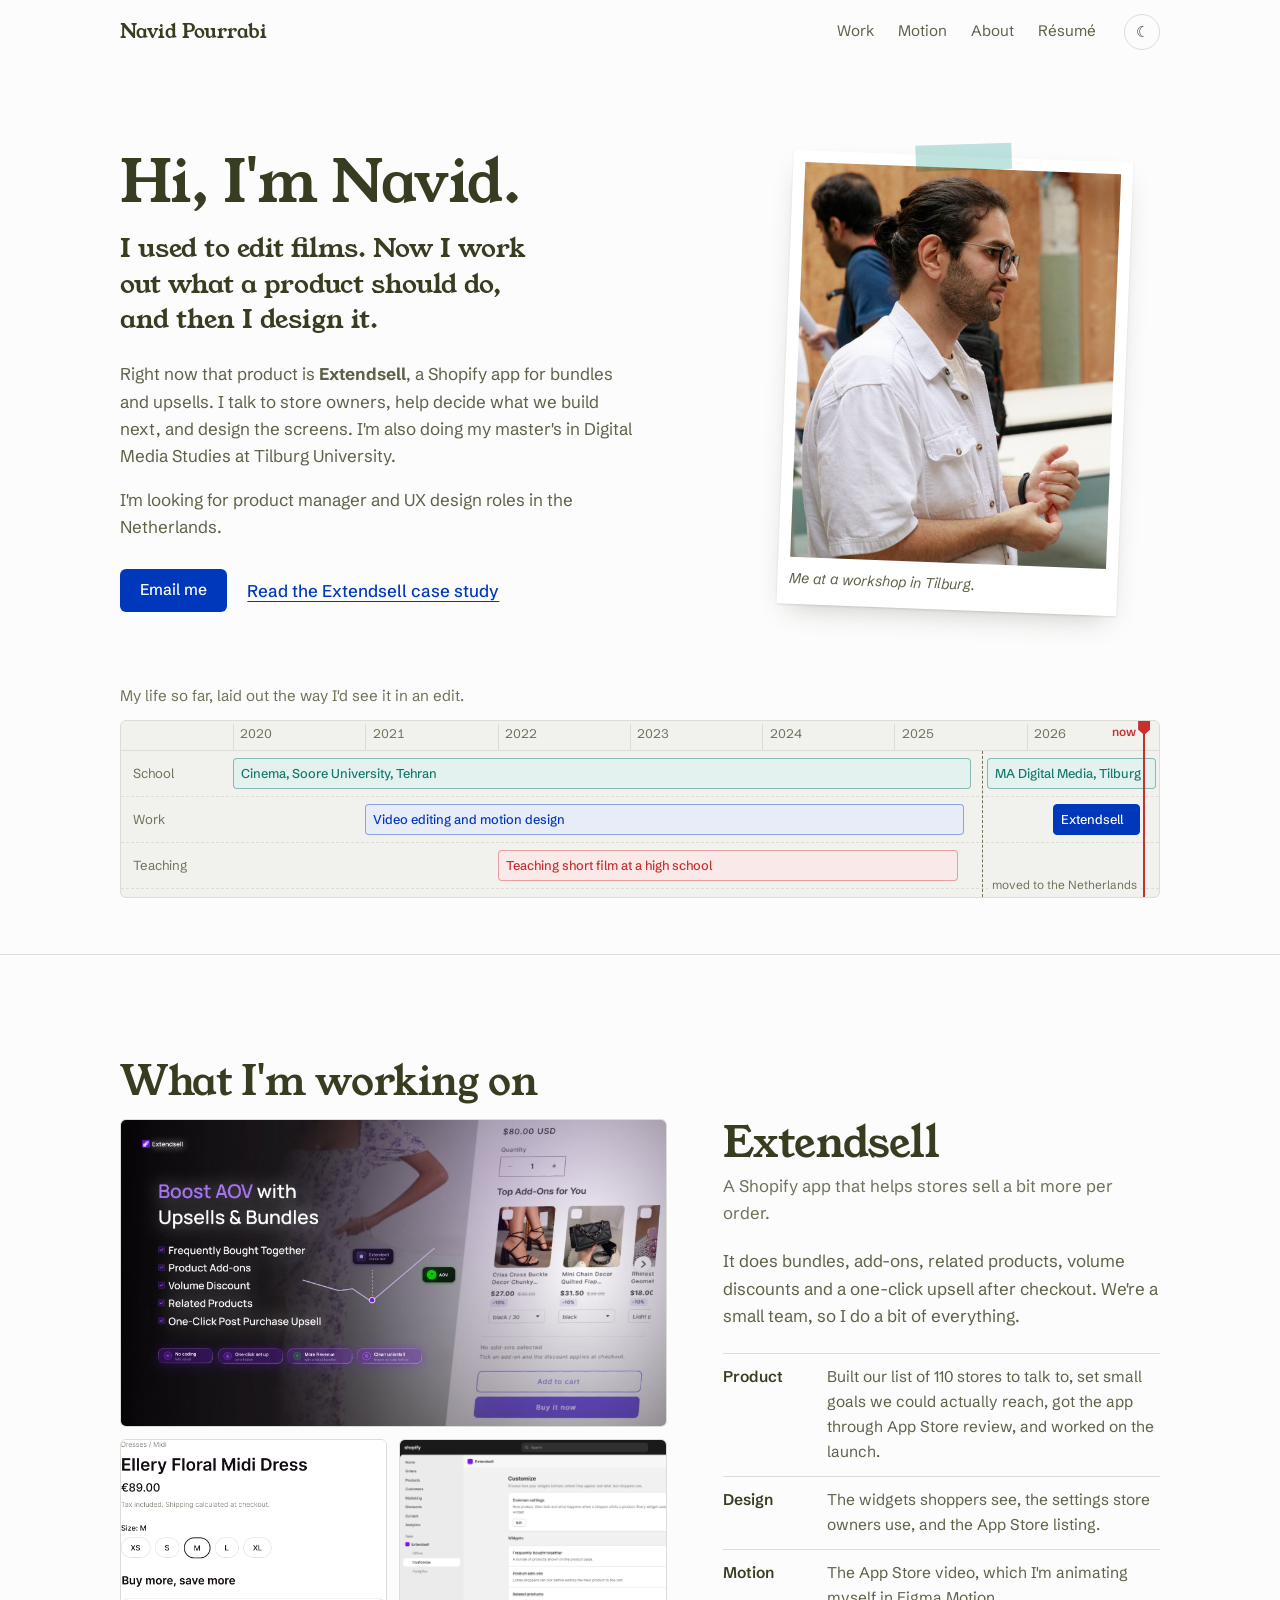
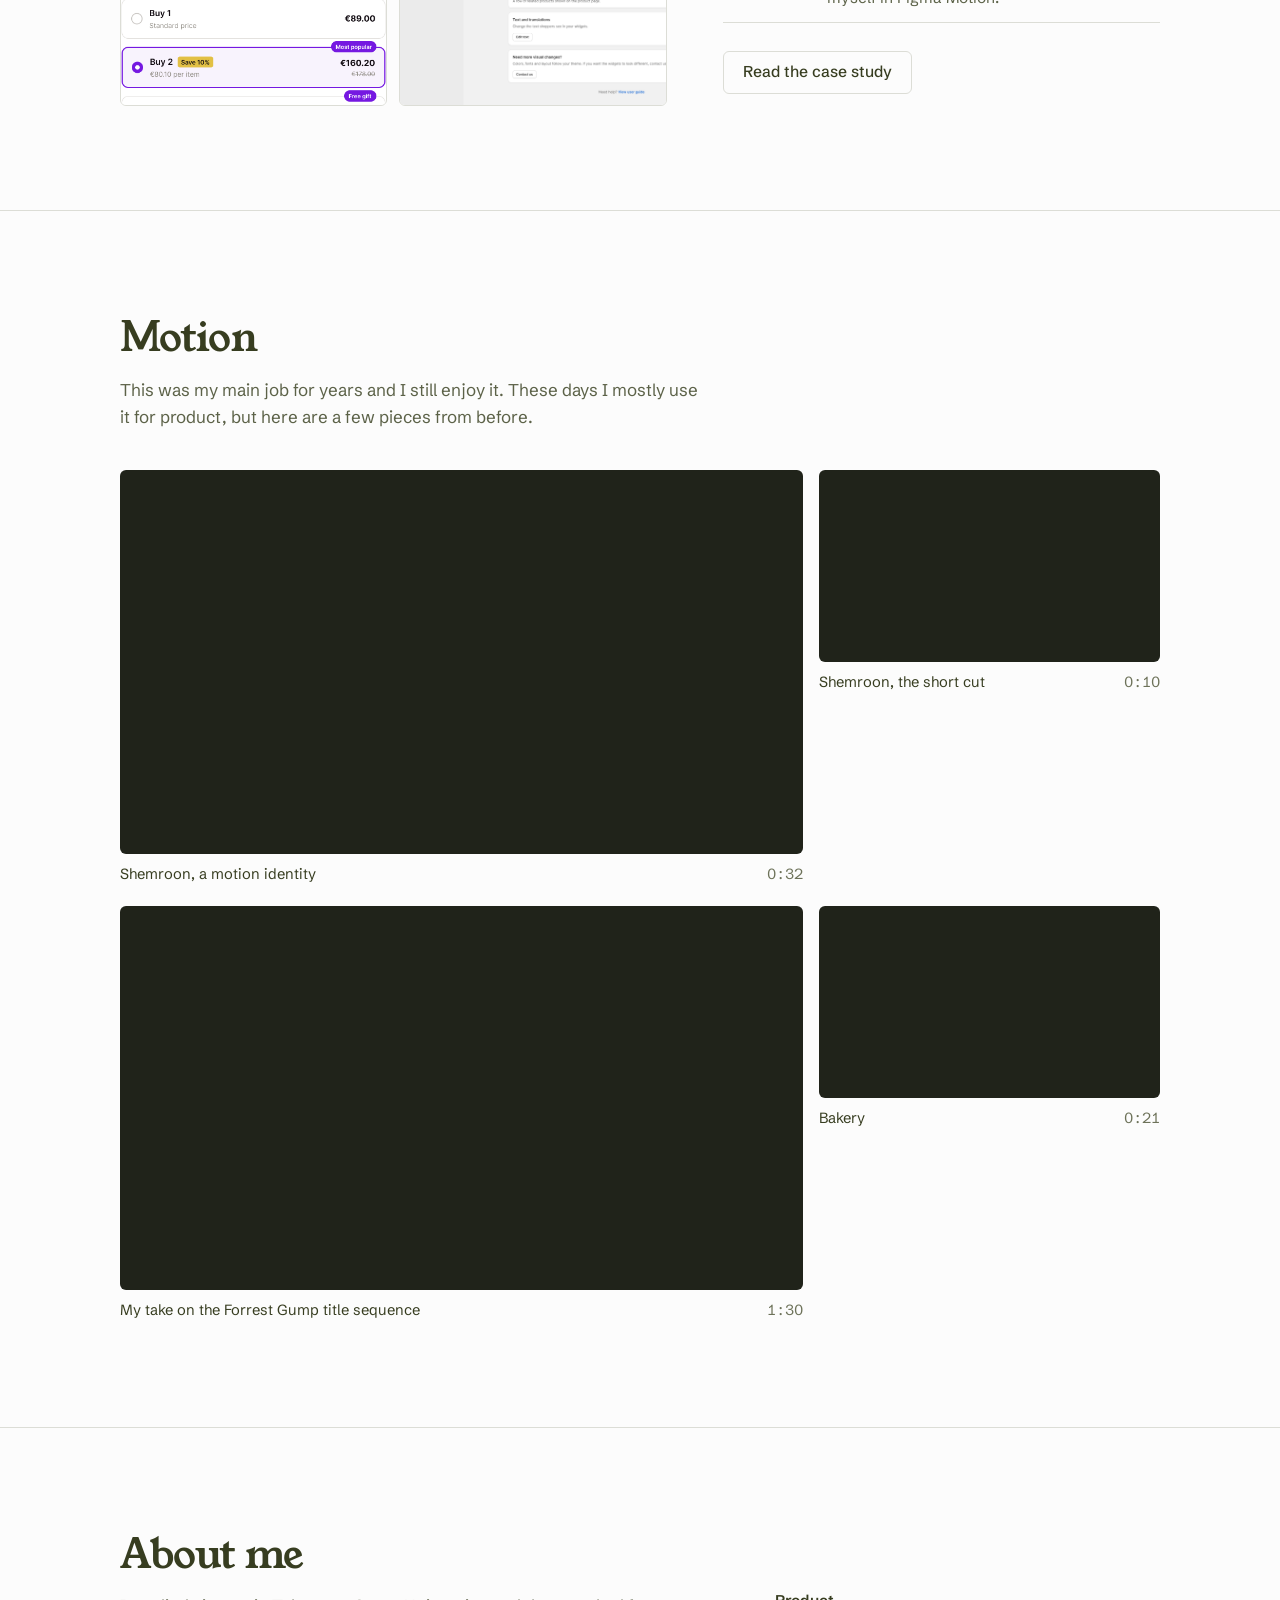
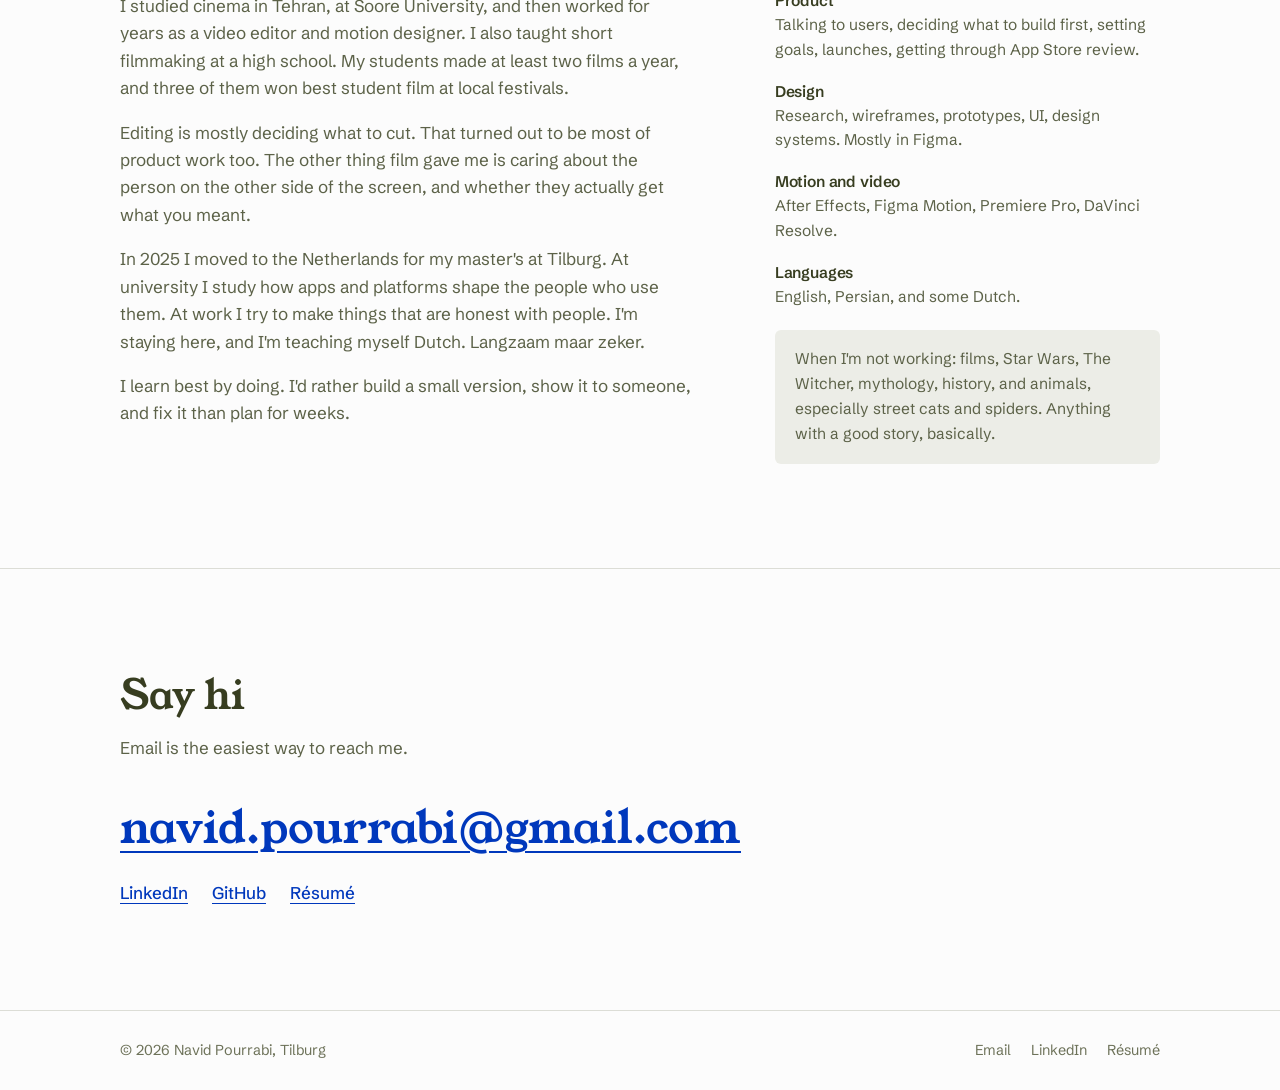
<file: index.html>
<!DOCTYPE html>
<html lang="en">
<head>
<meta charset="UTF-8" />
<meta name="viewport" content="width=device-width, initial-scale=1.0" />
<title>Navid Pourrabi, product and UX</title>
<meta name="description" content="I'm Navid. I used to edit films. Now I work out what a product should do and then design it. Based in Tilburg, Netherlands." />

<meta property="og:title" content="Navid Pourrabi, product and UX" />
<meta property="og:description" content="I used to edit films. Now I work out what a product should do and then design it." />
<meta property="og:type" content="website" />
<meta property="og:url" content="https://navidpourrabi.github.io/" />

<link rel="preconnect" href="https://fonts.googleapis.com" />
<link rel="preconnect" href="https://fonts.gstatic.com" crossorigin />
<link href="https://fonts.googleapis.com/css2?family=Schibsted+Grotesk:ital,wght@0,400;0,500;0,600;1,400&family=Young+Serif&display=swap" rel="stylesheet" />
<link rel="stylesheet" href="assets/css/style.css" />
<script>(function(){try{var t=localStorage.getItem("theme");document.documentElement.setAttribute("data-theme",t==="dark"?"dark":"light");}catch(e){document.documentElement.setAttribute("data-theme","light");}})();</script>
</head>
<body>
<a class="skip-link" href="#main">Skip to content</a>

<header class="site-header">
  <div class="wrap">
    <a href="index.html" class="logo">Navid Pourrabi</a>
    <div class="nav">
      <nav class="nav-links" aria-label="Main">
        <a href="#work">Work</a>
        <a href="#motion">Motion</a>
        <a href="#about">About</a>
        <a href="resume.html">Résumé</a>
      </nav>
      <button class="theme-toggle" data-theme-toggle aria-label="Switch to dark mode">☾</button>
      <button class="nav-toggle" data-nav-toggle aria-label="Menu" aria-expanded="false"><span></span></button>
    </div>
  </div>
</header>

<main id="main">

  <section class="hero">
    <div class="wrap">
      <div class="hero-grid">
        <div>
          <h1 class="hero-hello">Hi, I'm Navid.</h1>
          <p class="hero-line">I used to edit films. Now I work out what a product should do, and then I design it.</p>
          <div class="hero-text">
            <p>
              Right now that product is <strong>Extendsell</strong>, a Shopify app for bundles and
              upsells. I talk to store owners, help decide what we build next, and design the
              screens. I'm also doing my master's in Digital Media Studies at Tilburg University.
            </p>
            <p>
              I'm looking for product manager and UX design roles in the Netherlands.
            </p>
          </div>
          <div class="hero-actions">
            <a class="btn btn-primary" href="mailto:navid.pourrabi@gmail.com">Email me</a>
            <a class="text-link" href="case-studies/extendsell.html">Read the Extendsell case study</a>
          </div>
        </div>

        <figure class="print">
          <img src="assets/images/navid-workshop.jpg" alt="Navid at a design workshop, standing by a wall of sticky notes" />
          <figcaption>Me at a workshop in Tilburg.</figcaption>
        </figure>
      </div>

      <div class="edit">
        <p class="edit-note">My life so far, laid out the way I'd see it in an edit.</p>
        <div class="edit-scroll" tabindex="0" role="group" aria-label="Timeline of school and work from 2020 to now">
          <div class="edit-board">
            <div class="edit-ruler" aria-hidden="true">
              <span></span><span>2020</span><span>2021</span><span>2022</span><span>2023</span><span>2024</span><span>2025</span><span>2026</span>
            </div>

            <div class="edit-track">
              <div class="edit-track-name">School</div>
              <div class="edit-lane">
                <div class="clip clip-school" style="--s:0;--e:5.6" title="BA Cinema (editing), Soore University, Tehran, 2020 to 2025">Cinema, Soore University, Tehran</div>
                <div class="clip clip-school" style="--s:5.7;--e:7" title="Master's in Digital Media Studies, Tilburg University, 2025 to 2027">MA Digital Media, Tilburg</div>
              </div>
            </div>

            <div class="edit-track">
              <div class="edit-track-name">Work</div>
              <div class="edit-lane">
                <div class="clip clip-work" style="--s:1;--e:5.55" title="Video editor and motion designer, freelance and at Talayiha, 2021 to 2025">Video editing and motion design</div>
                <div class="clip clip-now" style="--s:6.2;--e:6.88" title="Product and UX at Extendsell, 2026 to now">Extendsell</div>
              </div>
            </div>

            <div class="edit-track">
              <div class="edit-track-name">Teaching</div>
              <div class="edit-lane">
                <div class="clip clip-teach" style="--s:2;--e:5.5" title="Short film instructor, Salam Iran Zamin High School, 2022 to 2025">Teaching short film at a high school</div>
              </div>
            </div>

            <div class="edit-marker" style="--at:5.66" aria-hidden="true"><span>moved to the Netherlands</span></div>
            <div class="playhead" style="--at:6.88" aria-hidden="true"><span>now</span></div>
          </div>
        </div>
      </div>
    </div>
  </section>

  <section class="section" id="work">
    <div class="wrap">
      <h2 class="section-title">What I'm working on</h2>

      <div class="project">
        <div class="project-shots">
          <a class="shot-main" href="case-studies/extendsell.html" tabindex="-1" aria-hidden="true">
            <img src="assets/images/extendsell-listing-hero.jpg" alt="" />
          </a>
          <a class="shot-small" href="case-studies/extendsell.html" tabindex="-1" aria-hidden="true">
            <img src="assets/images/extendsell-volume-buybox.png" alt="" />
          </a>
          <a class="shot-small" href="case-studies/extendsell.html" tabindex="-1" aria-hidden="true">
            <img src="assets/images/extendsell-admin-customize.png" alt="" />
          </a>
        </div>

        <div>
          <h3 class="project-name">Extendsell</h3>
          <p class="project-what">A Shopify app that helps stores sell a bit more per order.</p>
          <div class="prose">
            <p>
              It does bundles, add-ons, related products, volume discounts and a one-click upsell
              after checkout. We're a small team, so I do a bit of everything.
            </p>
          </div>
          <ul class="did">
            <li><b>Product</b><span>Built our list of 110 stores to talk to, set small goals we could actually reach, got the app through App Store review, and worked on the launch.</span></li>
            <li><b>Design</b><span>The widgets shoppers see, the settings store owners use, and the App Store listing.</span></li>
            <li><b>Motion</b><span>The App Store video, which I'm animating myself in Figma Motion.</span></li>
          </ul>
          <a class="btn btn-plain" href="case-studies/extendsell.html">Read the case study</a>
        </div>
      </div>
    </div>
  </section>

  <section class="section" id="motion">
    <div class="wrap">
      <h2 class="section-title">Motion</h2>
      <p class="section-intro">
        This was my main job for years and I still enjoy it. These days I mostly use it for
        product, but here are a few pieces from before.
      </p>

      <div class="motion-grid">
        <figure>
          <div class="video-frame">
            <iframe src="https://player.vimeo.com/video/1061736020?h=f4b54d3ce7" title="Shemroon motion identity, long cut" loading="lazy" allow="fullscreen; picture-in-picture" allowfullscreen></iframe>
          </div>
          <figcaption>Shemroon, a motion identity <span>0:32</span></figcaption>
        </figure>
        <figure>
          <div class="video-frame">
            <iframe src="https://player.vimeo.com/video/1061735982?h=46b6d451ad" title="Shemroon motion identity, short cut" loading="lazy" allow="fullscreen; picture-in-picture" allowfullscreen></iframe>
          </div>
          <figcaption>Shemroon, the short cut <span>0:10</span></figcaption>
        </figure>
        <figure>
          <div class="video-frame">
            <iframe src="https://player.vimeo.com/video/1061736063?h=909ac34099" title="Forrest Gump title sequence, reimagined" loading="lazy" allow="fullscreen; picture-in-picture" allowfullscreen></iframe>
          </div>
          <figcaption>My take on the Forrest Gump title sequence <span>1:30</span></figcaption>
        </figure>
        <figure>
          <div class="video-frame">
            <iframe src="https://player.vimeo.com/video/1061739567?h=0d822452cd" title="Bakery motion piece" loading="lazy" allow="fullscreen; picture-in-picture" allowfullscreen></iframe>
          </div>
          <figcaption>Bakery <span>0:21</span></figcaption>
        </figure>
      </div>
    </div>
  </section>

  <section class="section" id="about">
    <div class="wrap">
      <h2 class="section-title">About me</h2>
      <div class="about-grid">
        <div class="prose">
          <p>
            I studied cinema in Tehran, at Soore University, and then worked for years as a video
            editor and motion designer. I also taught short filmmaking at a high school. My
            students made at least two films a year, and three of them won best student film at
            local festivals.
          </p>
          <p>
            Editing is mostly deciding what to cut. That turned out to be most of product work too.
            The other thing film gave me is caring about the person on the other side of the
            screen, and whether they actually get what you meant.
          </p>
          <p>
            In 2025 I moved to the Netherlands for my master's at Tilburg. At university I study how
            apps and platforms shape the people who use them. At work I try to make things that
            are honest with people. I'm staying here, and I'm teaching myself Dutch. Langzaam maar zeker.
          </p>
          <p>
            I learn best by doing. I'd rather build a small version, show it to someone, and fix
            it than plan for weeks.
          </p>
        </div>

        <div>
          <div class="kit">
            <h3>Product</h3>
            <p>Talking to users, deciding what to build first, setting goals, launches, getting through App Store review.</p>
            <h3>Design</h3>
            <p>Research, wireframes, prototypes, UI, design systems. Mostly in Figma.</p>
            <h3>Motion and video</h3>
            <p>After Effects, Figma Motion, Premiere Pro, DaVinci Resolve.</p>
            <h3>Languages</h3>
            <p>English, Persian, and some Dutch.</p>
          </div>
          <div class="likes">
            <p>
              When I'm not working: films, Star Wars, The Witcher, mythology, history, and animals,
              especially street cats and spiders. Anything with a good story, basically.
            </p>
          </div>
        </div>
      </div>
    </div>
  </section>

  <section class="section" id="contact">
    <div class="wrap">
      <h2 class="section-title">Say hi</h2>
      <p class="section-intro">Email is the easiest way to reach me.</p>
      <p class="contact-big"><a href="mailto:navid.pourrabi@gmail.com">navid.pourrabi@gmail.com</a></p>
      <div class="contact-others">
        <a class="text-link" href="https://www.linkedin.com/in/navidpourrabi" target="_blank" rel="noopener">LinkedIn</a>
        <a class="text-link" href="https://github.com/NavidPourrabi" target="_blank" rel="noopener">GitHub</a>
        <a class="text-link" href="resume.html">Résumé</a>
      </div>
    </div>
  </section>

</main>

<footer class="site-footer">
  <div class="wrap">
    <span>© <span data-year>2026</span> Navid Pourrabi, Tilburg</span>
    <nav aria-label="Footer">
      <a href="mailto:navid.pourrabi@gmail.com">Email</a>
      <a href="https://www.linkedin.com/in/navidpourrabi" target="_blank" rel="noopener">LinkedIn</a>
      <a href="resume.html">Résumé</a>
    </nav>
  </div>
</footer>

<script src="assets/js/main.js"></script>
</body>
</html>
</file>
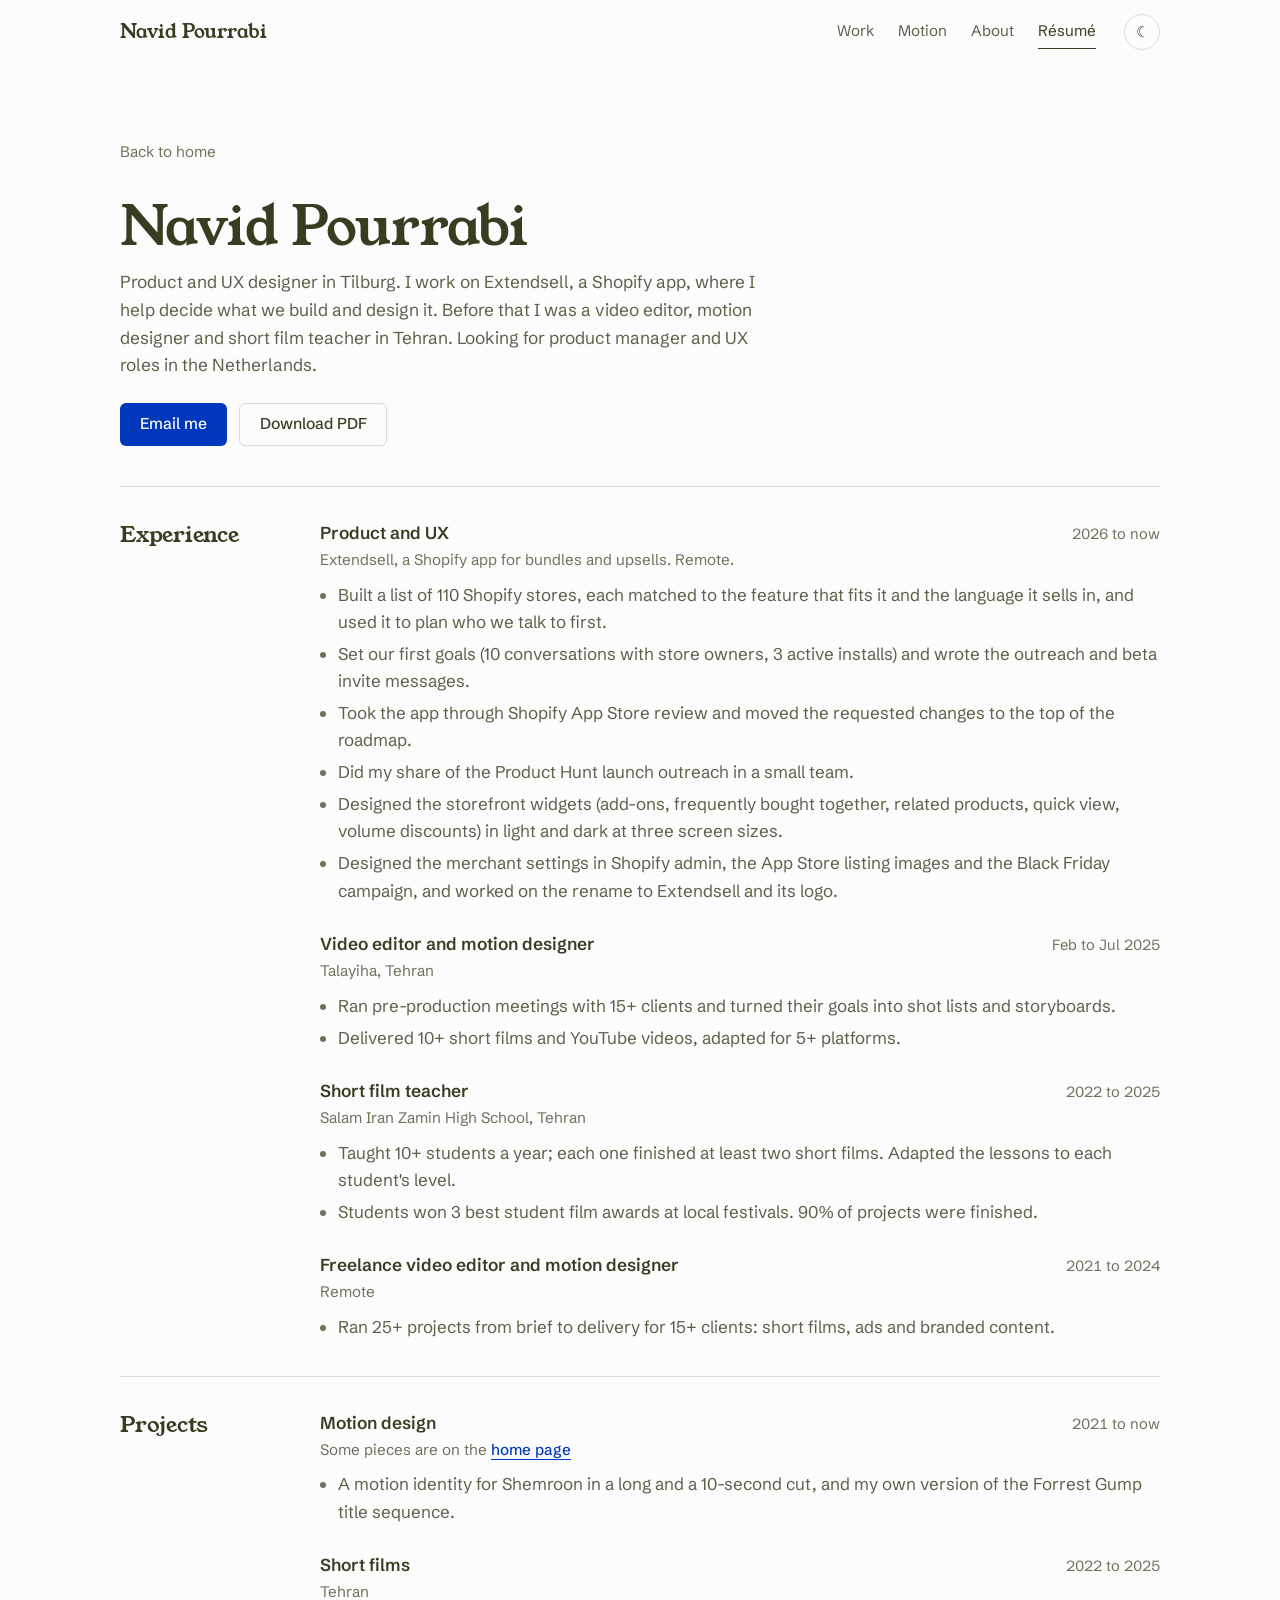
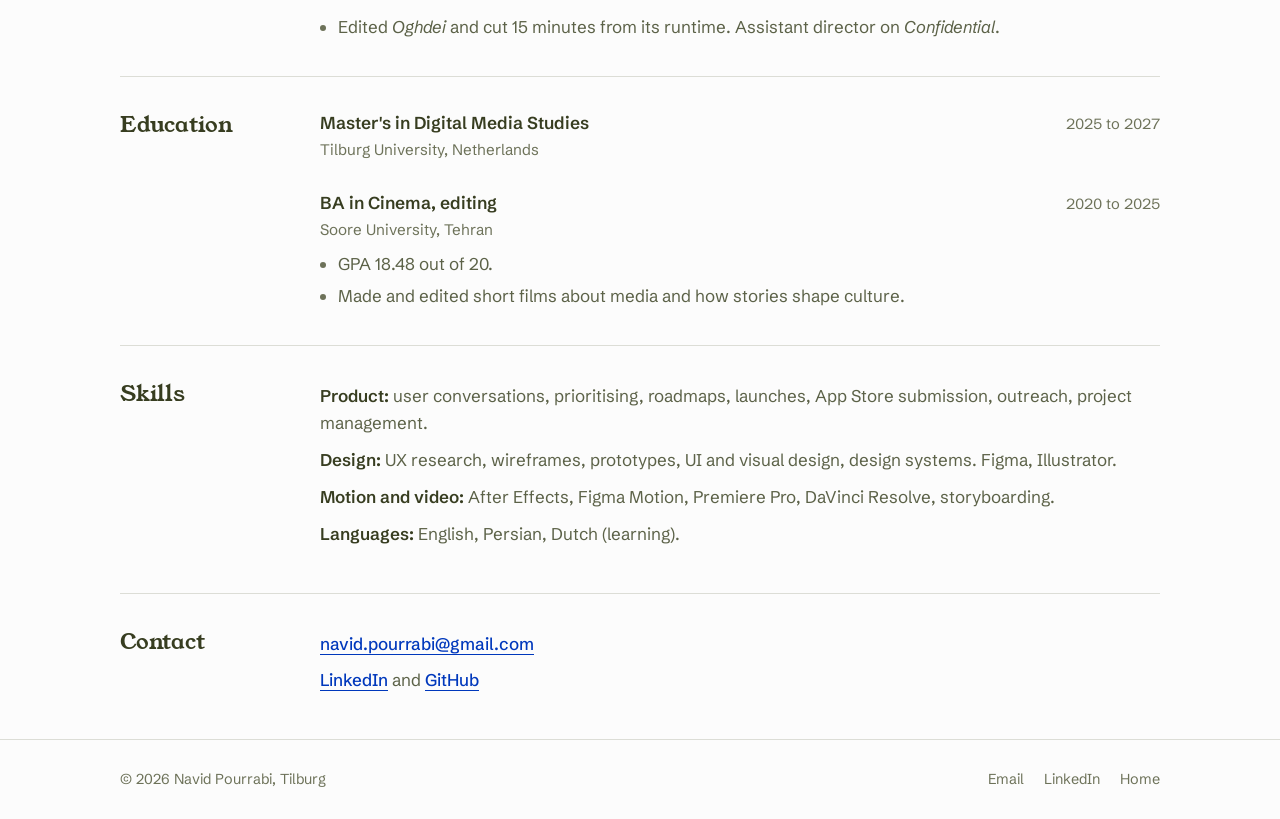
<file: resume.html>
<!DOCTYPE html>
<html lang="en">
<head>
<meta charset="UTF-8" />
<meta name="viewport" content="width=device-width, initial-scale=1.0" />
<title>Résumé, Navid Pourrabi</title>
<meta name="description" content="Résumé of Navid Pourrabi: product and UX on Extendsell, a background in film editing and motion design, studying Digital Media at Tilburg University." />

<link rel="preconnect" href="https://fonts.googleapis.com" />
<link rel="preconnect" href="https://fonts.gstatic.com" crossorigin />
<link href="https://fonts.googleapis.com/css2?family=Schibsted+Grotesk:ital,wght@0,400;0,500;0,600;1,400&family=Young+Serif&display=swap" rel="stylesheet" />
<link rel="stylesheet" href="assets/css/style.css" />
<script>(function(){try{var t=localStorage.getItem("theme");document.documentElement.setAttribute("data-theme",t==="dark"?"dark":"light");}catch(e){document.documentElement.setAttribute("data-theme","light");}})();</script>
</head>
<body>
<a class="skip-link" href="#main">Skip to content</a>

<header class="site-header">
  <div class="wrap">
    <a href="index.html" class="logo">Navid Pourrabi</a>
    <div class="nav">
      <nav class="nav-links" aria-label="Main">
        <a href="index.html#work">Work</a>
        <a href="index.html#motion">Motion</a>
        <a href="index.html#about">About</a>
        <a href="resume.html" aria-current="page">Résumé</a>
      </nav>
      <button class="theme-toggle" data-theme-toggle aria-label="Switch to dark mode">☾</button>
      <button class="nav-toggle" data-nav-toggle aria-label="Menu" aria-expanded="false"><span></span></button>
    </div>
  </div>
</header>

<main id="main">

  <section class="cv-head">
    <div class="wrap">
      <a href="index.html" class="back">Back to home</a>
      <h1>Navid Pourrabi</h1>
      <p class="lead">
        Product and UX designer in Tilburg. I work on Extendsell, a Shopify app, where I help
        decide what we build and design it. Before that I was a video editor, motion designer
        and short film teacher in Tehran. Looking for product manager and UX roles in the Netherlands.
      </p>
      <div class="cv-actions">
        <a href="mailto:navid.pourrabi@gmail.com" class="btn btn-primary">Email me</a>
        <a href="assets/resume-navid-pourrabi.pdf" class="btn btn-plain" download>Download PDF</a>
      </div>
    </div>
  </section>

  <div class="wrap">

    <section class="cv-block">
      <h2>Experience</h2>
      <div>
        <div class="role">
          <div class="role-top">
            <h3>Product and UX</h3>
            <span class="when">2026 to now</span>
          </div>
          <div class="org">Extendsell, a Shopify app for bundles and upsells. Remote.</div>
          <ul>
            <li>Built a list of 110 Shopify stores, each matched to the feature that fits it and the language it sells in, and used it to plan who we talk to first.</li>
            <li>Set our first goals (10 conversations with store owners, 3 active installs) and wrote the outreach and beta invite messages.</li>
            <li>Took the app through Shopify App Store review and moved the requested changes to the top of the roadmap.</li>
            <li>Did my share of the Product Hunt launch outreach in a small team.</li>
            <li>Designed the storefront widgets (add-ons, frequently bought together, related products, quick view, volume discounts) in light and dark at three screen sizes.</li>
            <li>Designed the merchant settings in Shopify admin, the App Store listing images and the Black Friday campaign, and worked on the rename to Extendsell and its logo.</li>
          </ul>
        </div>

        <div class="role">
          <div class="role-top">
            <h3>Video editor and motion designer</h3>
            <span class="when">Feb to Jul 2025</span>
          </div>
          <div class="org">Talayiha, Tehran</div>
          <ul>
            <li>Ran pre-production meetings with 15+ clients and turned their goals into shot lists and storyboards.</li>
            <li>Delivered 10+ short films and YouTube videos, adapted for 5+ platforms.</li>
          </ul>
        </div>

        <div class="role">
          <div class="role-top">
            <h3>Short film teacher</h3>
            <span class="when">2022 to 2025</span>
          </div>
          <div class="org">Salam Iran Zamin High School, Tehran</div>
          <ul>
            <li>Taught 10+ students a year; each one finished at least two short films. Adapted the lessons to each student's level.</li>
            <li>Students won 3 best student film awards at local festivals. 90% of projects were finished.</li>
          </ul>
        </div>

        <div class="role">
          <div class="role-top">
            <h3>Freelance video editor and motion designer</h3>
            <span class="when">2021 to 2024</span>
          </div>
          <div class="org">Remote</div>
          <ul>
            <li>Ran 25+ projects from brief to delivery for 15+ clients: short films, ads and branded content.</li>
          </ul>
        </div>
      </div>
    </section>

    <section class="cv-block">
      <h2>Projects</h2>
      <div>
        <div class="role">
          <div class="role-top">
            <h3>Motion design</h3>
            <span class="when">2021 to now</span>
          </div>
          <div class="org">Some pieces are on the <a class="text-link" href="index.html#motion">home page</a></div>
          <ul>
            <li>A motion identity for Shemroon in a long and a 10-second cut, and my own version of the Forrest Gump title sequence.</li>
          </ul>
        </div>
        <div class="role">
          <div class="role-top">
            <h3>Short films</h3>
            <span class="when">2022 to 2025</span>
          </div>
          <div class="org">Tehran</div>
          <ul>
            <li>Edited <em>Oghdei</em> and cut 15 minutes from its runtime. Assistant director on <em>Confidential</em>.</li>
          </ul>
        </div>
      </div>
    </section>

    <section class="cv-block">
      <h2>Education</h2>
      <div>
        <div class="role">
          <div class="role-top">
            <h3>Master's in Digital Media Studies</h3>
            <span class="when">2025 to 2027</span>
          </div>
          <div class="org">Tilburg University, Netherlands</div>
        </div>
        <div class="role">
          <div class="role-top">
            <h3>BA in Cinema, editing</h3>
            <span class="when">2020 to 2025</span>
          </div>
          <div class="org">Soore University, Tehran</div>
          <ul>
            <li>GPA 18.48 out of 20.</li>
            <li>Made and edited short films about media and how stories shape culture.</li>
          </ul>
        </div>
      </div>
    </section>

    <section class="cv-block">
      <h2>Skills</h2>
      <div class="cv-skills">
        <p><b>Product:</b> user conversations, prioritising, roadmaps, launches, App Store submission, outreach, project management.</p>
        <p><b>Design:</b> UX research, wireframes, prototypes, UI and visual design, design systems. Figma, Illustrator.</p>
        <p><b>Motion and video:</b> After Effects, Figma Motion, Premiere Pro, DaVinci Resolve, storyboarding.</p>
        <p><b>Languages:</b> English, Persian, Dutch (learning).</p>
      </div>
    </section>

    <section class="cv-block">
      <h2>Contact</h2>
      <div class="cv-skills">
        <p><a class="text-link" href="mailto:navid.pourrabi@gmail.com">navid.pourrabi@gmail.com</a></p>
        <p><a class="text-link" href="https://www.linkedin.com/in/navidpourrabi" target="_blank" rel="noopener">LinkedIn</a> and <a class="text-link" href="https://github.com/NavidPourrabi" target="_blank" rel="noopener">GitHub</a></p>
      </div>
    </section>

  </div>
</main>

<footer class="site-footer">
  <div class="wrap">
    <span>© <span data-year>2026</span> Navid Pourrabi, Tilburg</span>
    <nav aria-label="Footer">
      <a href="mailto:navid.pourrabi@gmail.com">Email</a>
      <a href="https://www.linkedin.com/in/navidpourrabi" target="_blank" rel="noopener">LinkedIn</a>
      <a href="index.html">Home</a>
    </nav>
  </div>
</footer>

<script src="assets/js/main.js"></script>
</body>
</html>
</file>
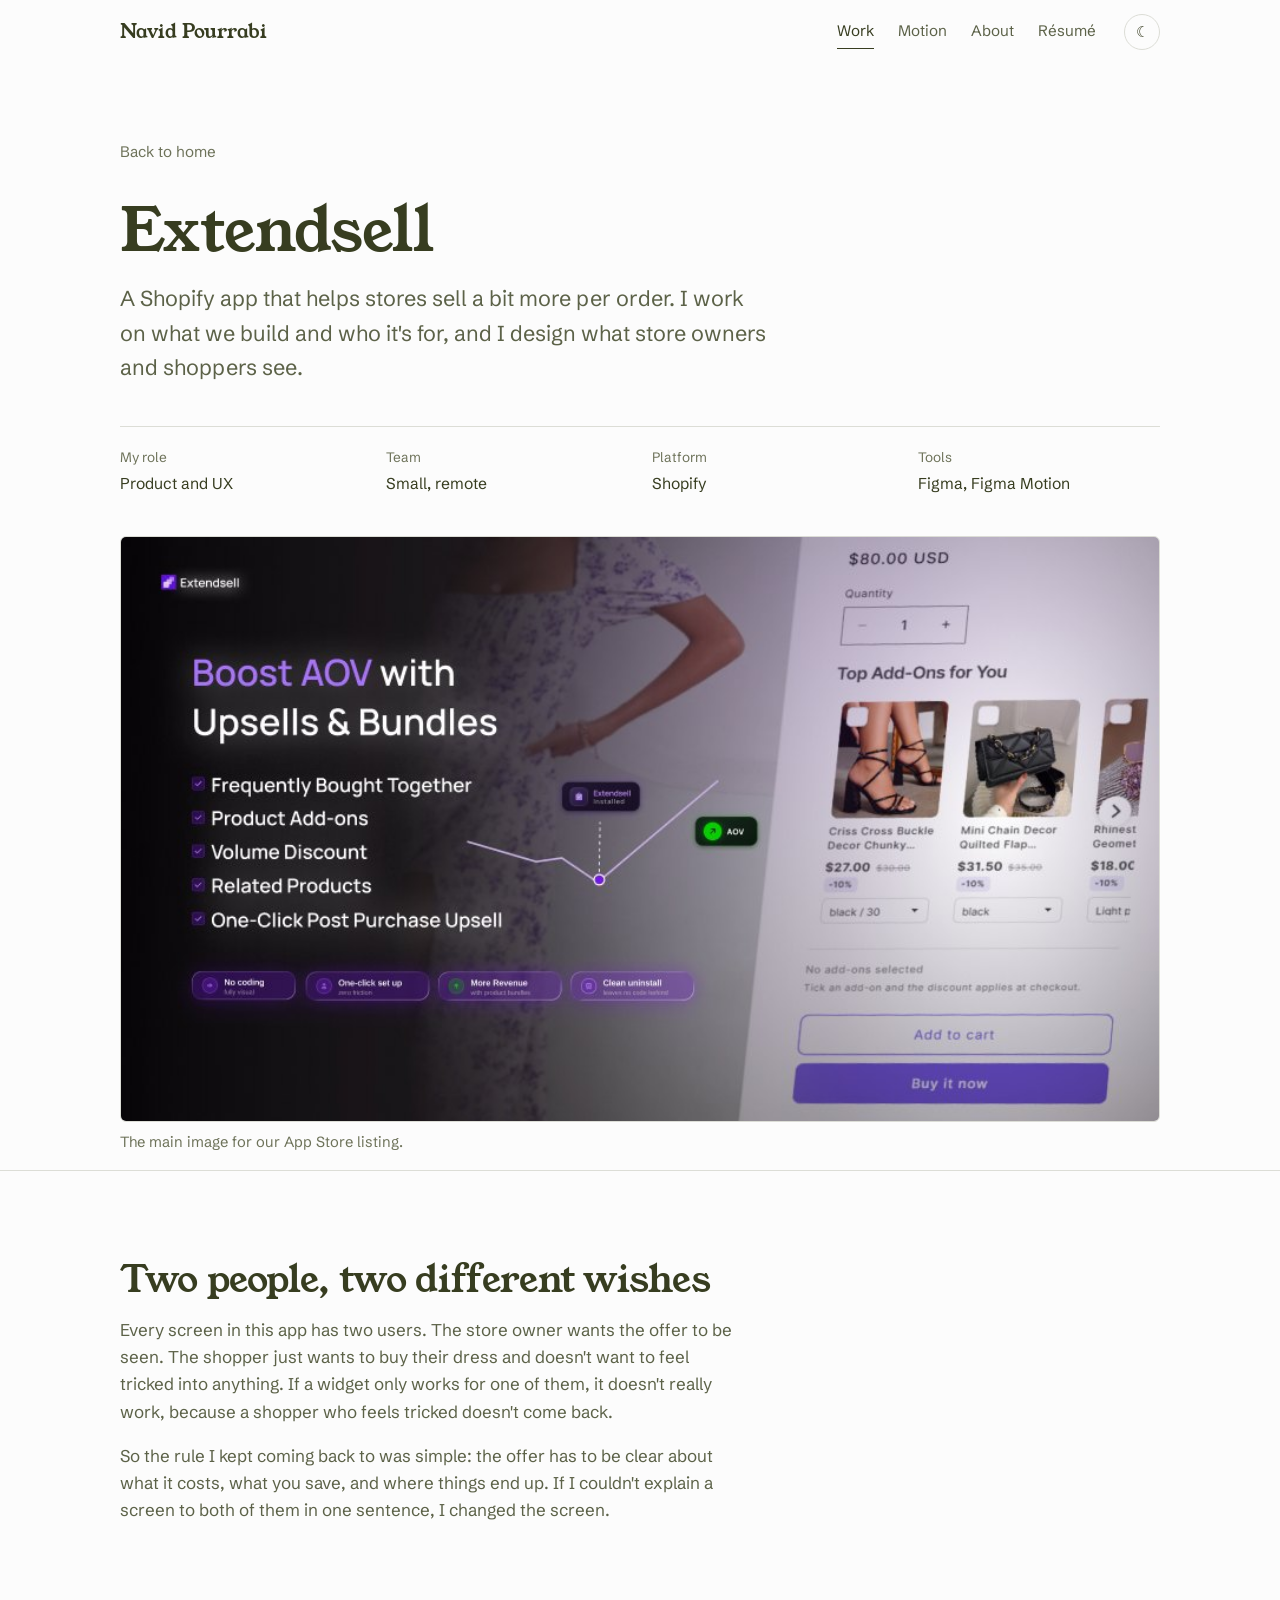
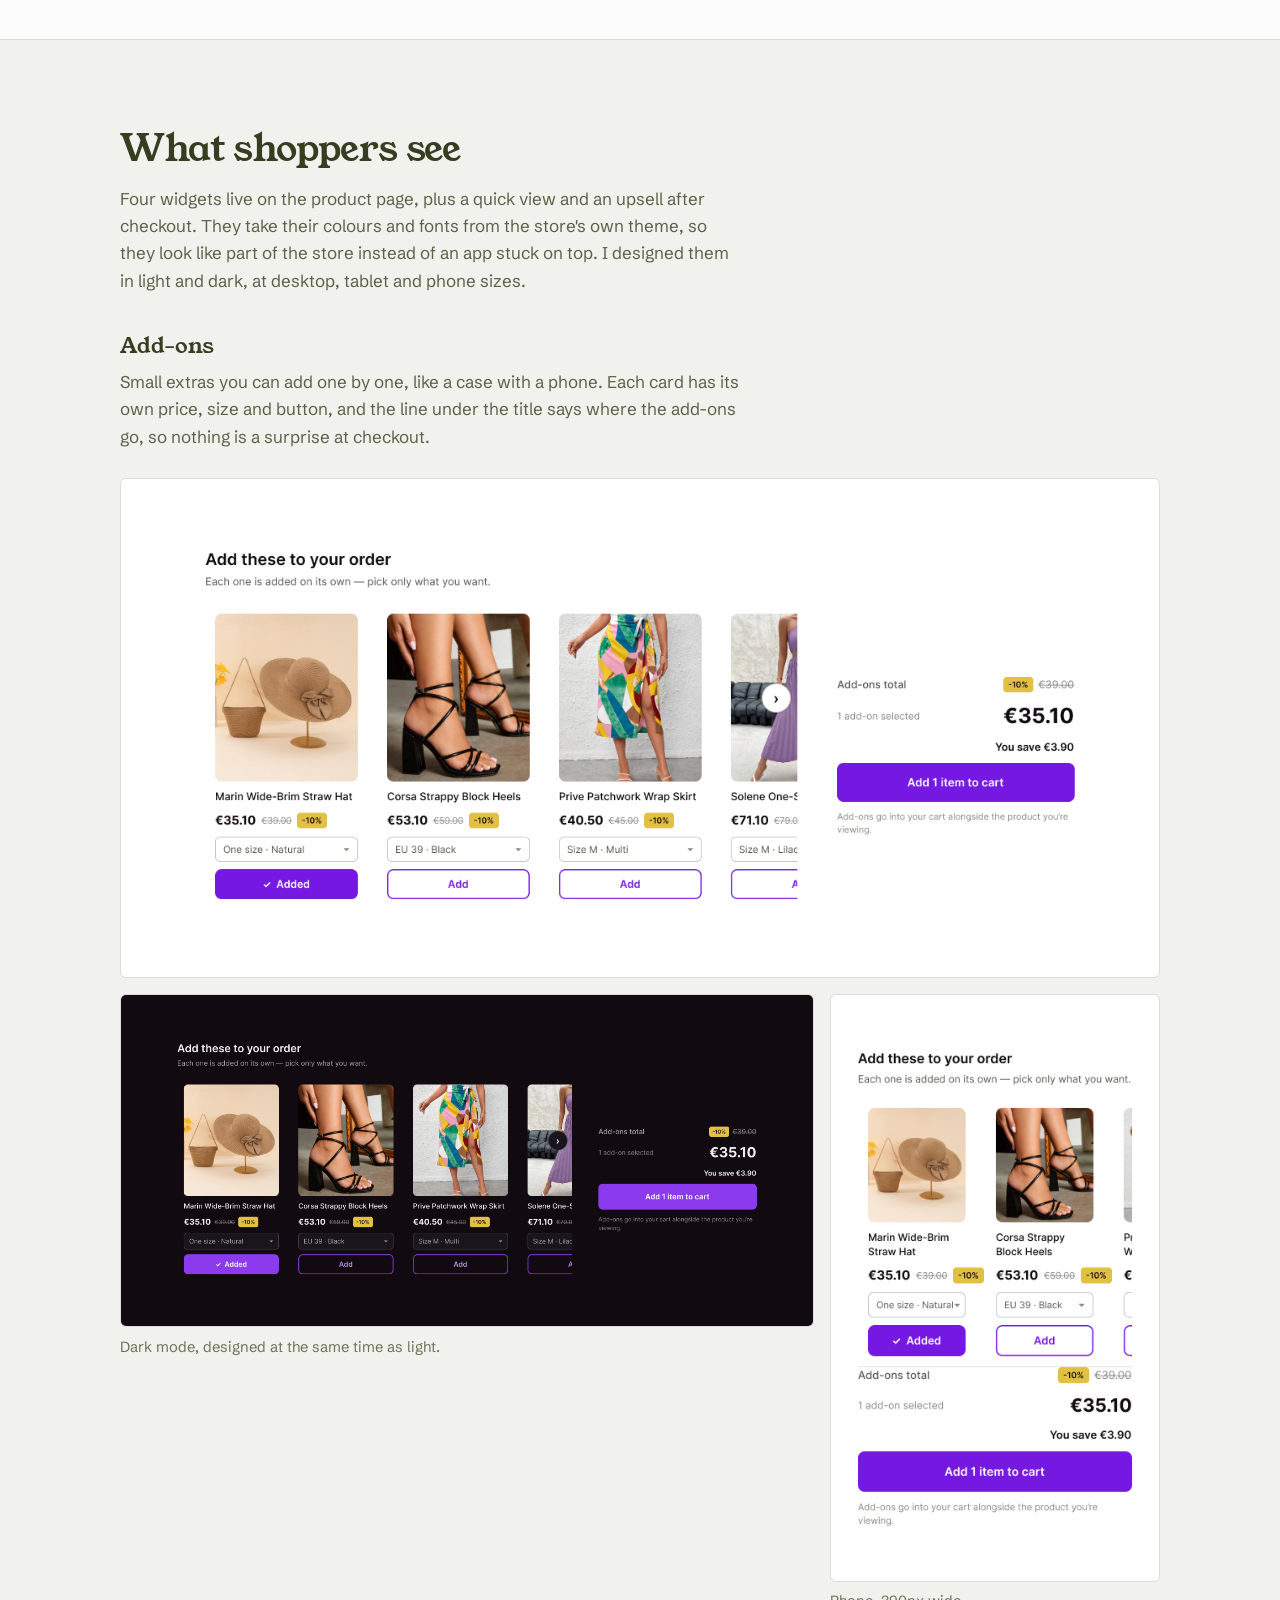
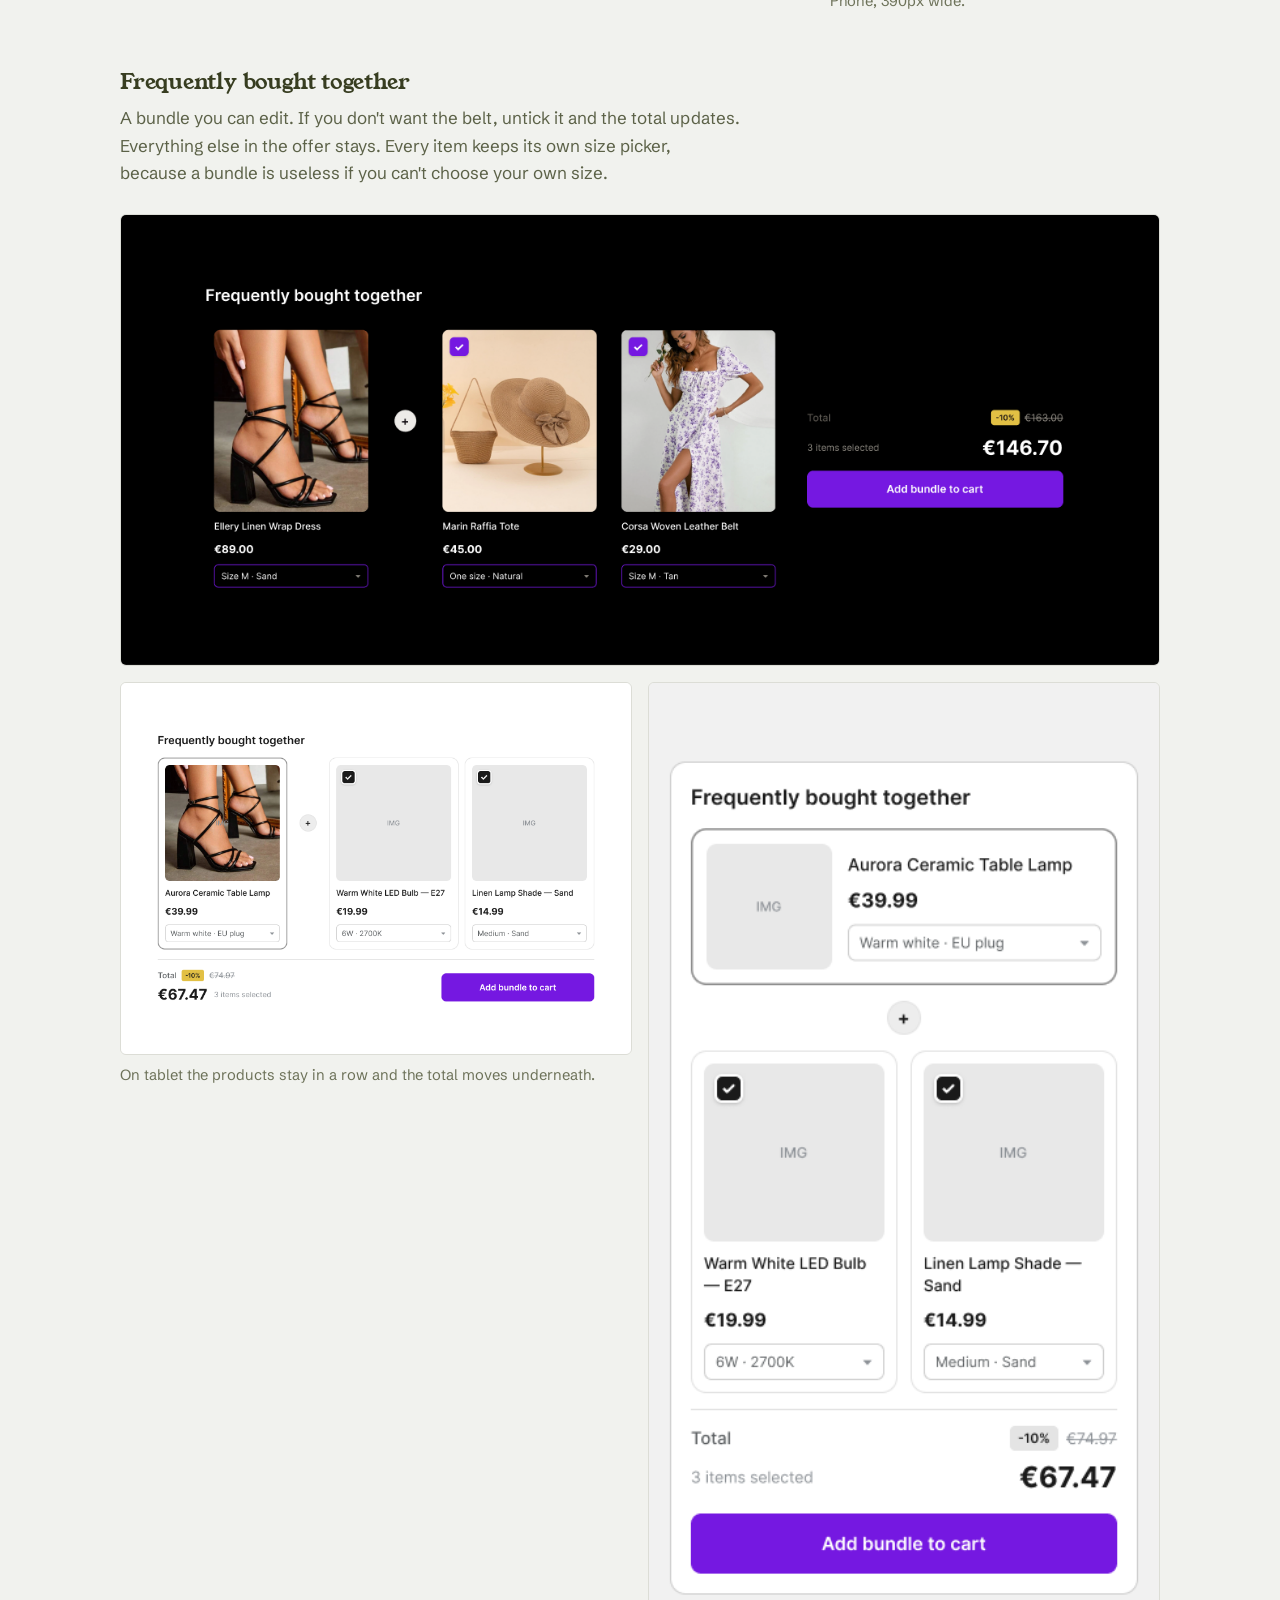
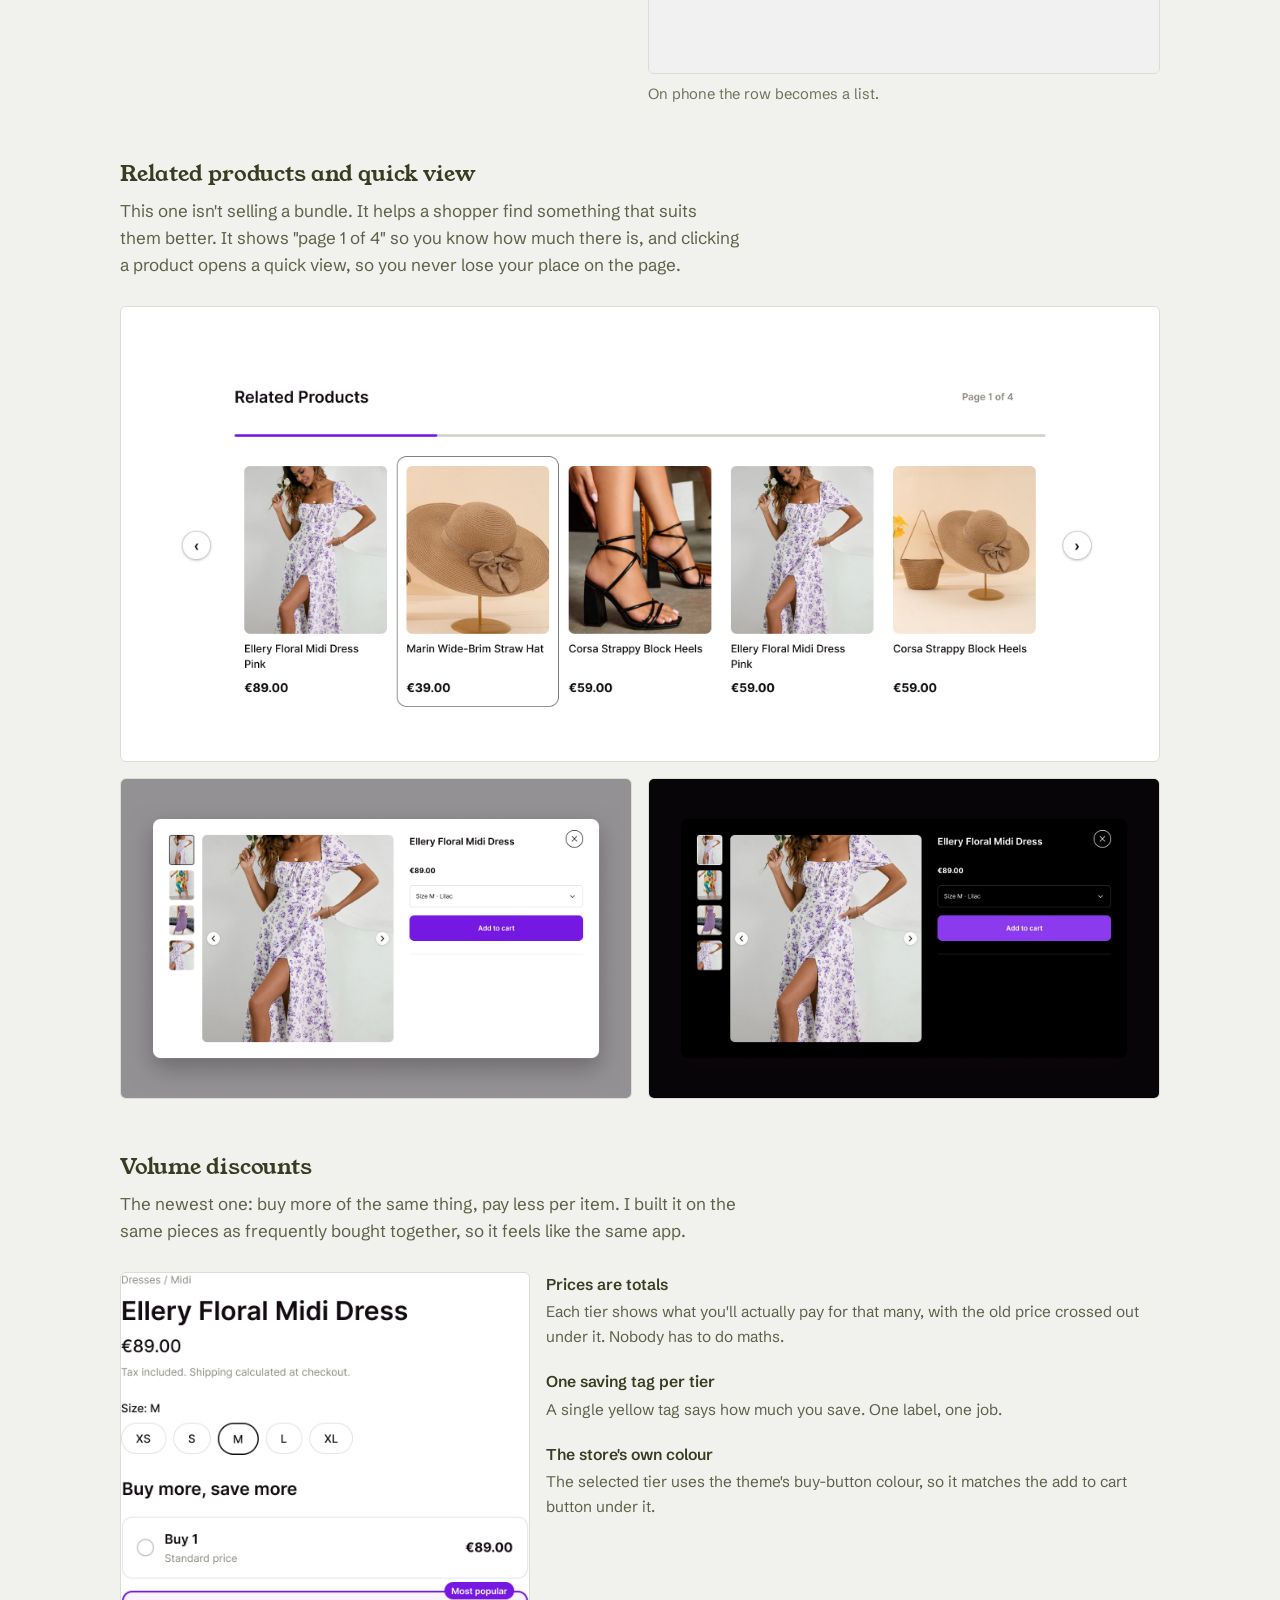
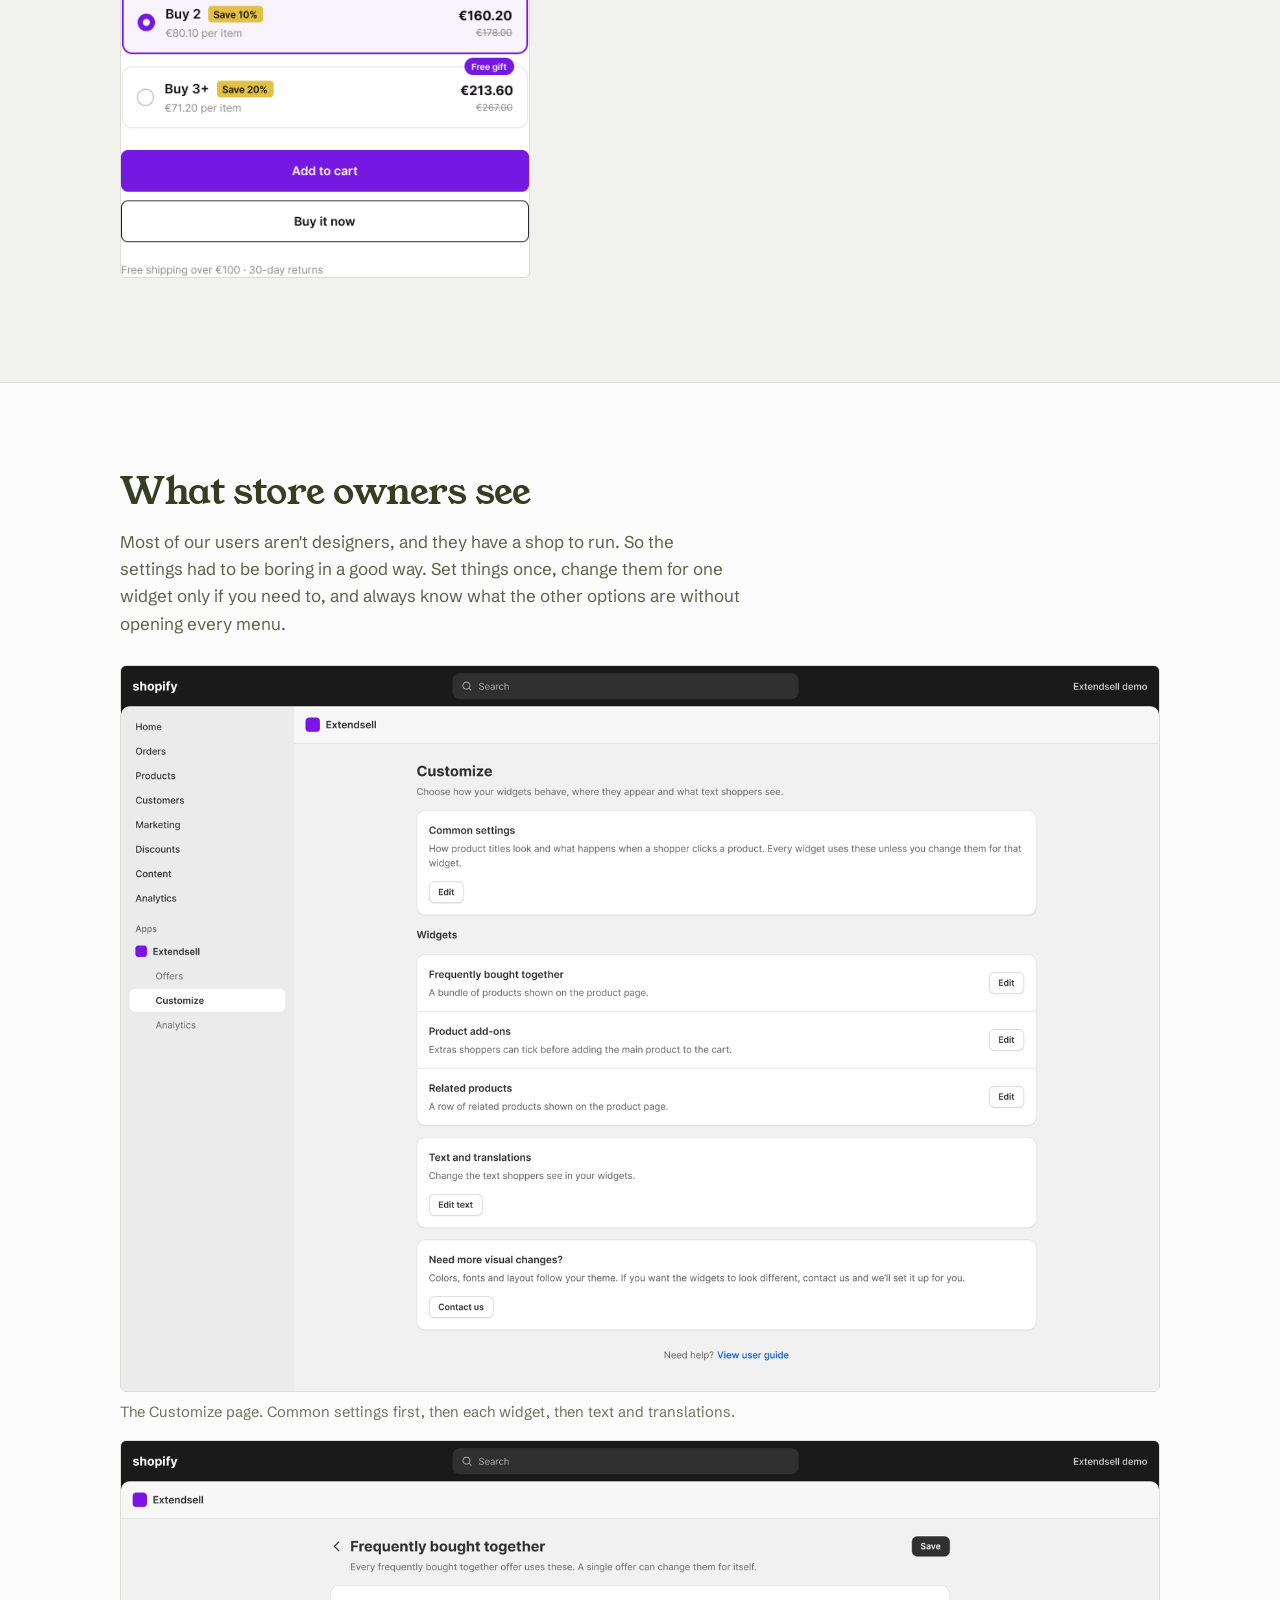
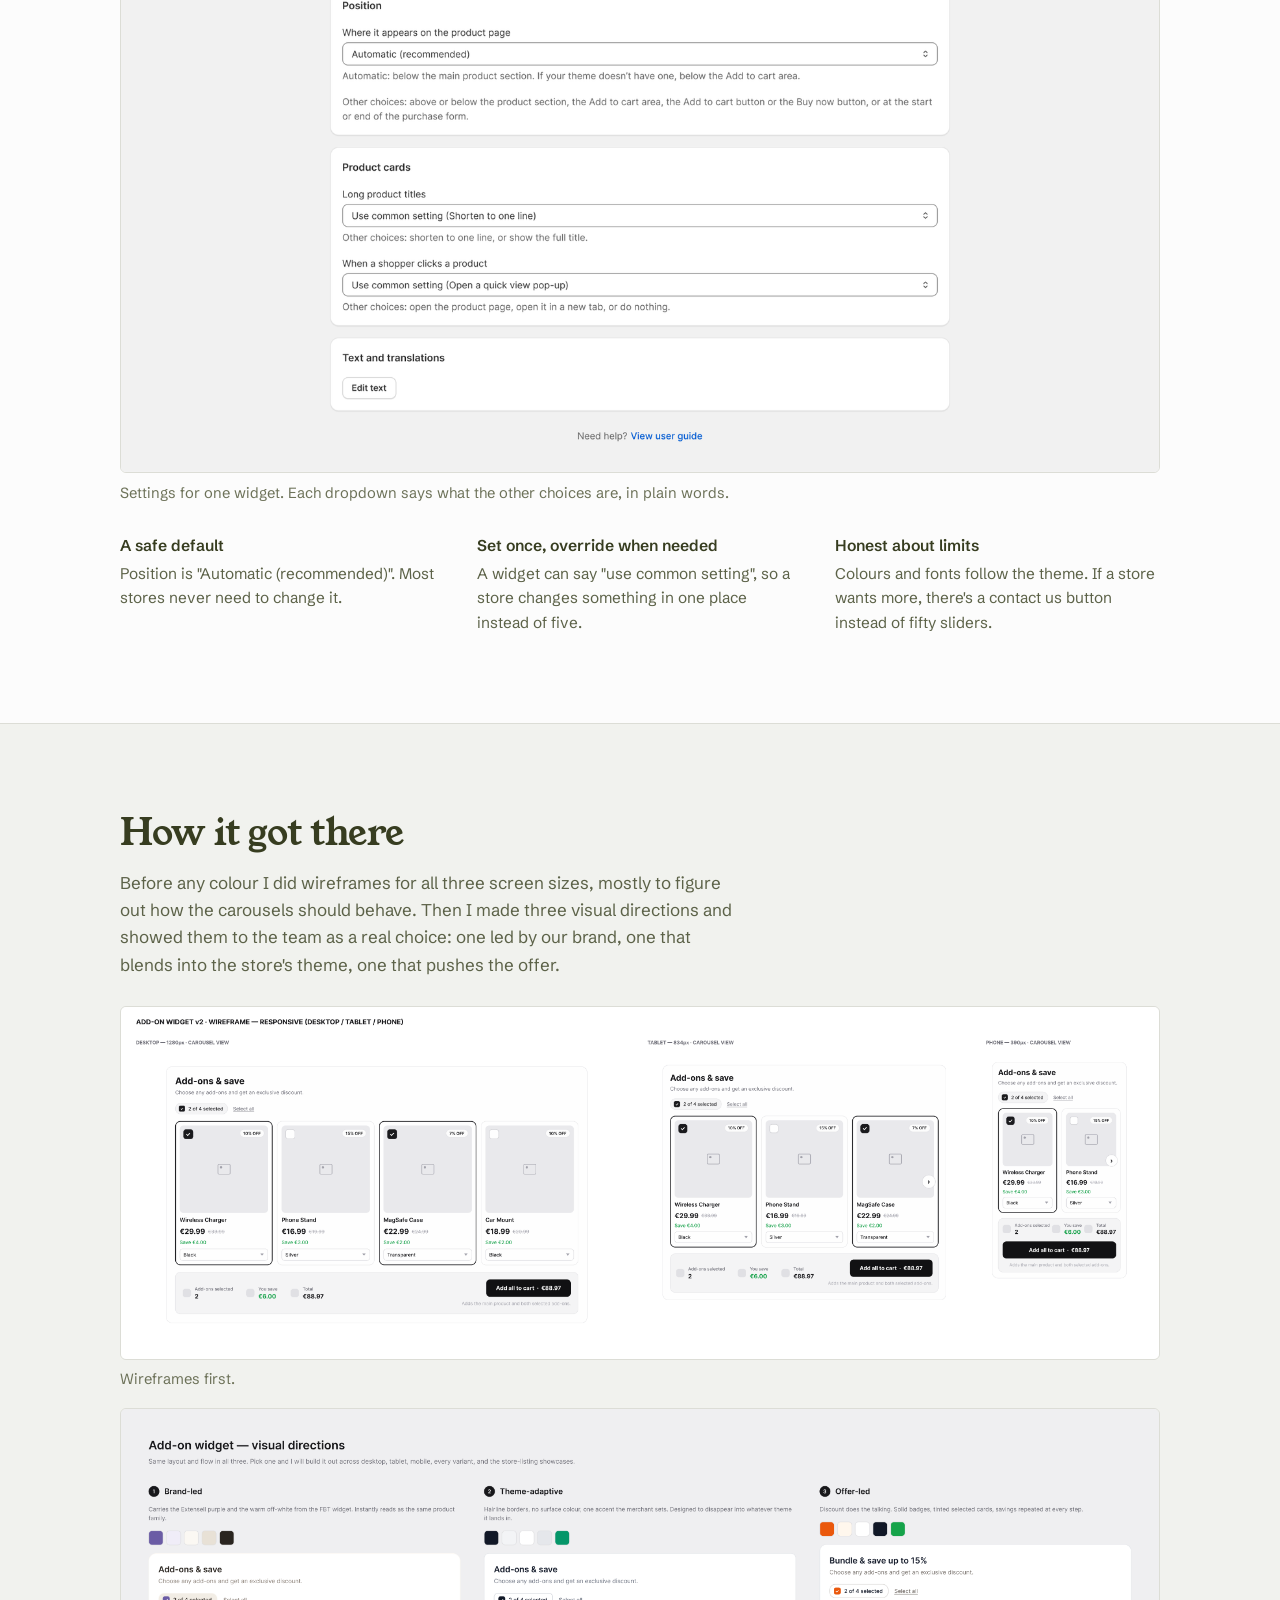
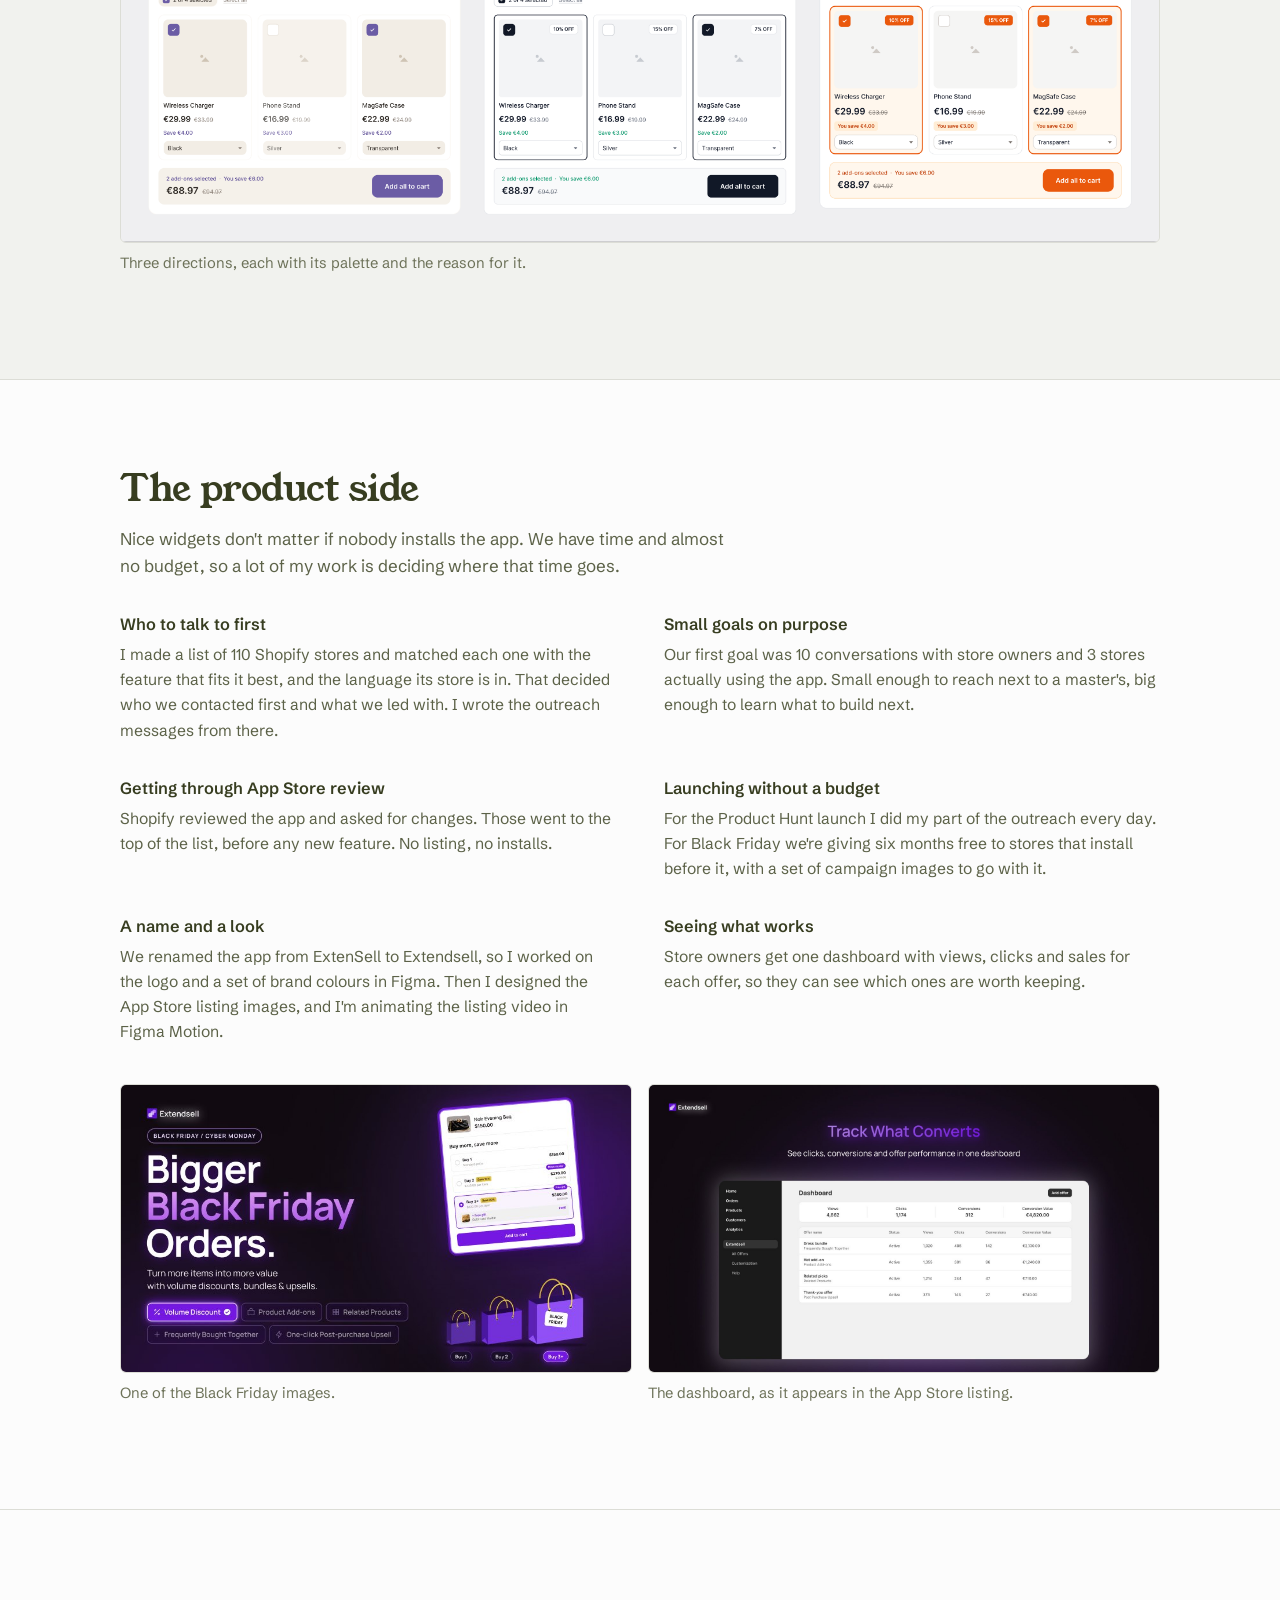
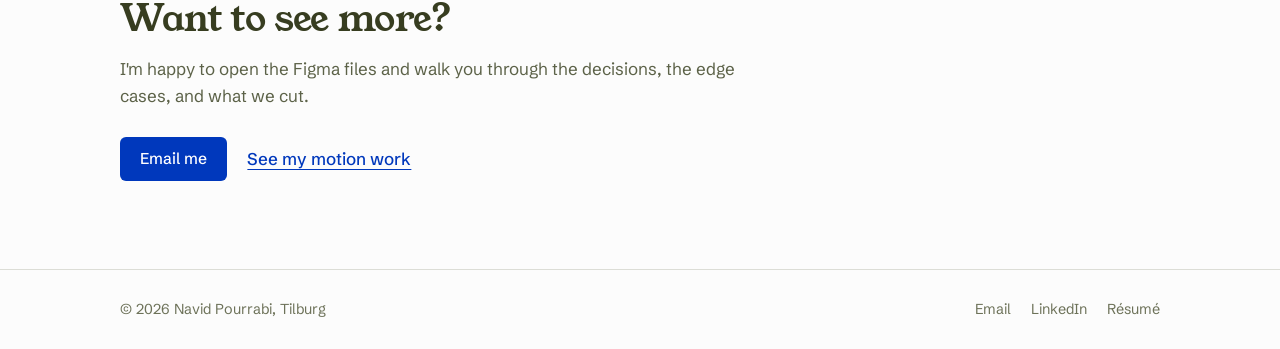
<file: case-studies/extendsell.html>
<!DOCTYPE html>
<html lang="en">
<head>
<meta charset="UTF-8" />
<meta name="viewport" content="width=device-width, initial-scale=1.0" />
<title>Extendsell case study, Navid Pourrabi</title>
<meta name="description" content="How I work on Extendsell, a Shopify app for bundles and upsells: the product decisions, the shopper widgets, the merchant settings, and the launch." />

<link rel="preconnect" href="https://fonts.googleapis.com" />
<link rel="preconnect" href="https://fonts.gstatic.com" crossorigin />
<link href="https://fonts.googleapis.com/css2?family=Schibsted+Grotesk:ital,wght@0,400;0,500;0,600;1,400&family=Young+Serif&display=swap" rel="stylesheet" />
<link rel="stylesheet" href="../assets/css/style.css" />
<script>(function(){try{var t=localStorage.getItem("theme");document.documentElement.setAttribute("data-theme",t==="dark"?"dark":"light");}catch(e){document.documentElement.setAttribute("data-theme","light");}})();</script>
</head>
<body>
<a class="skip-link" href="#main">Skip to content</a>

<header class="site-header">
  <div class="wrap">
    <a href="../index.html" class="logo">Navid Pourrabi</a>
    <div class="nav">
      <nav class="nav-links" aria-label="Main">
        <a href="../index.html#work" aria-current="page">Work</a>
        <a href="../index.html#motion">Motion</a>
        <a href="../index.html#about">About</a>
        <a href="../resume.html">Résumé</a>
      </nav>
      <button class="theme-toggle" data-theme-toggle aria-label="Switch to dark mode">☾</button>
      <button class="nav-toggle" data-nav-toggle aria-label="Menu" aria-expanded="false"><span></span></button>
    </div>
  </div>
</header>

<main id="main">

  <section class="cs-hero">
    <div class="wrap">
      <a href="../index.html#work" class="back">Back to home</a>
      <h1>Extendsell</h1>
      <p class="lead">
        A Shopify app that helps stores sell a bit more per order. I work on what we build
        and who it's for, and I design what store owners and shoppers see.
      </p>
      <dl class="cs-facts">
        <div><dt>My role</dt><dd>Product and UX</dd></div>
        <div><dt>Team</dt><dd>Small, remote</dd></div>
        <div><dt>Platform</dt><dd>Shopify</dd></div>
        <div><dt>Tools</dt><dd>Figma, Figma Motion</dd></div>
      </dl>
    </div>
  </section>

  <div class="wrap">
    <figure class="fig">
      <img src="../assets/images/extendsell-listing-hero.jpg" alt="The main Extendsell App Store image: 'Boost AOV with upsells and bundles', a list of the five features, and a product page with add-ons." />
      <figcaption>The main image for our App Store listing.</figcaption>
    </figure>
  </div>

  <section class="chapter">
    <div class="wrap">
      <h2>Two people, two different wishes</h2>
      <div class="prose">
        <p>
          Every screen in this app has two users. The store owner wants the offer to be seen.
          The shopper just wants to buy their dress and doesn't want to feel tricked into
          anything. If a widget only works for one of them, it doesn't really work, because a
          shopper who feels tricked doesn't come back.
        </p>
        <p>
          So the rule I kept coming back to was simple: the offer has to be clear about what it
          costs, what you save, and where things end up. If I couldn't explain a screen to both
          of them in one sentence, I changed the screen.
        </p>
      </div>
    </div>
  </section>

  <section class="chapter tint">
    <div class="wrap">
      <h2>What shoppers see</h2>
      <div class="prose">
        <p>
          Four widgets live on the product page, plus a quick view and an upsell after checkout. They take their colours and fonts from the
          store's own theme, so they look like part of the store instead of an app stuck on top.
          I designed them in light and dark, at desktop, tablet and phone sizes.
        </p>
      </div>

      <h3>Add-ons</h3>
      <div class="prose">
        <p>
          Small extras you can add one by one, like a case with a phone. Each card has its own
          price, size and button, and the line under the title says where the add-ons go, so
          nothing is a surprise at checkout.
        </p>
      </div>
      <figure class="fig">
        <img src="../assets/images/extendsell-addon-desktop.png" alt="Add-on widget: a row of product cards, each with a price, variant dropdown and add button, next to a running total with the saving." />
      </figure>
      <div class="figs figs-side">
        <figure class="fig">
          <img src="../assets/images/extendsell-addon-dark.png" alt="The same add-on widget in dark mode." />
          <figcaption>Dark mode, designed at the same time as light.</figcaption>
        </figure>
        <figure class="fig">
          <img src="../assets/images/extendsell-addon-phone.png" alt="Add-on widget at phone width, with the cards stacked." />
          <figcaption>Phone, 390px wide.</figcaption>
        </figure>
      </div>

      <h3>Frequently bought together</h3>
      <div class="prose">
        <p>
          A bundle you can edit. If you don't want the belt, untick it and the total updates.
          Everything else in the offer stays. Every item keeps its own size picker, because a
          bundle is useless if you can't choose your own size.
        </p>
      </div>
      <figure class="fig">
        <img src="../assets/images/extendsell-fbt-dark.png" alt="Frequently bought together widget in dark mode, with selectable products and a discounted total." />
      </figure>
      <div class="figs figs-2">
        <figure class="fig">
          <img src="../assets/images/extendsell-fbt-tablet.png" alt="Frequently bought together widget on tablet." />
          <figcaption>On tablet the products stay in a row and the total moves underneath.</figcaption>
        </figure>
        <figure class="fig">
          <img src="../assets/images/extendsell-fbt-phone.png" alt="Frequently bought together widget on phone, with products stacked." />
          <figcaption>On phone the row becomes a list.</figcaption>
        </figure>
      </div>

      <h3>Related products and quick view</h3>
      <div class="prose">
        <p>
          This one isn't selling a bundle. It helps a shopper find something that suits them
          better. It shows "page 1 of 4" so you know how much there is, and clicking a product
          opens a quick view, so you never lose your place on the page.
        </p>
      </div>
      <figure class="fig">
        <img src="../assets/images/extendsell-related.png" alt="Related products carousel with five product cards and a page indicator reading page 1 of 4." />
      </figure>
      <div class="figs figs-2">
        <figure class="fig">
          <img src="../assets/images/extendsell-quickview.png" alt="Quick view pop-up with an image gallery, a variant dropdown and an add to cart button." />
        </figure>
        <figure class="fig">
          <img src="../assets/images/extendsell-quickview-dark.png" alt="The same quick view pop-up in dark mode." />
        </figure>
      </div>

      <h3>Volume discounts</h3>
      <div class="prose">
        <p>
          The newest one: buy more of the same thing, pay less per item. I built it on the same
          pieces as frequently bought together, so it feels like the same app.
        </p>
      </div>
      <div class="figs figs-narrow">
        <figure class="fig">
          <img src="../assets/images/extendsell-volume-buybox.png" alt="Volume discount tiers on a product page: Buy 1 at standard price, Buy 2 with a save 10 percent tag marked most popular, and Buy 3 or more with save 20 percent and a free gift." />
        </figure>
        <dl class="notes" style="grid-template-columns:1fr;margin-top:0;">
          <div>
            <dt>Prices are totals</dt>
            <dd>Each tier shows what you'll actually pay for that many, with the old price crossed out under it. Nobody has to do maths.</dd>
          </div>
          <div>
            <dt>One saving tag per tier</dt>
            <dd>A single yellow tag says how much you save. One label, one job.</dd>
          </div>
          <div>
            <dt>The store's own colour</dt>
            <dd>The selected tier uses the theme's buy-button colour, so it matches the add to cart button under it.</dd>
          </div>
        </dl>
      </div>
    </div>
  </section>

  <section class="chapter">
    <div class="wrap">
      <h2>What store owners see</h2>
      <div class="prose">
        <p>
          Most of our users aren't designers, and they have a shop to run. So the settings had
          to be boring in a good way. Set things once, change them for one widget only if you
          need to, and always know what the other options are without opening every menu.
        </p>
      </div>
      <figure class="fig">
        <img src="../assets/images/extendsell-admin-customize.png" alt="The Customize page inside Shopify admin: common settings, a list of widgets each with an edit button, text and translations, and a contact us box for visual changes." />
        <figcaption>The Customize page. Common settings first, then each widget, then text and translations.</figcaption>
      </figure>
      <figure class="fig">
        <img src="../assets/images/extendsell-admin-fbt-settings.png" alt="Settings for frequently bought together: position set to Automatic (recommended), product card options using the common setting, and text and translations." />
        <figcaption>Settings for one widget. Each dropdown says what the other choices are, in plain words.</figcaption>
      </figure>
      <dl class="notes">
        <div>
          <dt>A safe default</dt>
          <dd>Position is "Automatic (recommended)". Most stores never need to change it.</dd>
        </div>
        <div>
          <dt>Set once, override when needed</dt>
          <dd>A widget can say "use common setting", so a store changes something in one place instead of five.</dd>
        </div>
        <div>
          <dt>Honest about limits</dt>
          <dd>Colours and fonts follow the theme. If a store wants more, there's a contact us button instead of fifty sliders.</dd>
        </div>
      </dl>
    </div>
  </section>

  <section class="chapter tint">
    <div class="wrap">
      <h2>How it got there</h2>
      <div class="prose">
        <p>
          Before any colour I did wireframes for all three screen sizes, mostly to figure out
          how the carousels should behave. Then I made three visual directions and showed them
          to the team as a real choice: one led by our brand, one that blends into the store's
          theme, one that pushes the offer.
        </p>
      </div>
      <figure class="fig">
        <img src="../assets/images/extendsell-wireframe.png" alt="Wireframes of the add-on widget at desktop, tablet and phone sizes." />
        <figcaption>Wireframes first.</figcaption>
      </figure>
      <figure class="fig">
        <img src="../assets/images/extendsell-directions.png" alt="Three visual directions for the add-on widget side by side: brand-led in purple, theme-adaptive with neutral lines, and offer-led in orange." />
        <figcaption>Three directions, each with its palette and the reason for it.</figcaption>
      </figure>
    </div>
  </section>

  <section class="chapter" id="product">
    <div class="wrap">
      <h2>The product side</h2>
      <div class="prose">
        <p>
          Nice widgets don't matter if nobody installs the app. We have time and almost no
          budget, so a lot of my work is deciding where that time goes.
        </p>
      </div>

      <div class="two-col">
        <div>
          <h4>Who to talk to first</h4>
          <p>I made a list of 110 Shopify stores and matched each one with the feature that fits it best, and the language its store is in. That decided who we contacted first and what we led with. I wrote the outreach messages from there.</p>
        </div>
        <div>
          <h4>Small goals on purpose</h4>
          <p>Our first goal was 10 conversations with store owners and 3 stores actually using the app. Small enough to reach next to a master's, big enough to learn what to build next.</p>
        </div>
        <div>
          <h4>Getting through App Store review</h4>
          <p>Shopify reviewed the app and asked for changes. Those went to the top of the list, before any new feature. No listing, no installs.</p>
        </div>
        <div>
          <h4>Launching without a budget</h4>
          <p>For the Product Hunt launch I did my part of the outreach every day. For Black Friday we're giving six months free to stores that install before it, with a set of campaign images to go with it.</p>
        </div>
        <div>
          <h4>A name and a look</h4>
          <p>We renamed the app from ExtenSell to Extendsell, so I worked on the logo and a set of brand colours in Figma. Then I designed the App Store listing images, and I'm animating the listing video in Figma Motion.</p>
        </div>
        <div>
          <h4>Seeing what works</h4>
          <p>Store owners get one dashboard with views, clicks and sales for each offer, so they can see which ones are worth keeping.</p>
        </div>
      </div>

      <div class="figs figs-2" style="margin-top:2.5rem;">
        <figure class="fig">
          <img src="../assets/images/extendsell-blackfriday.jpg" alt="Black Friday campaign image: 'Bigger Black Friday orders' next to a volume discount widget and three shopping bags." />
          <figcaption>One of the Black Friday images.</figcaption>
        </figure>
        <figure class="fig">
          <img src="../assets/images/extendsell-dashboard.jpg" alt="App Store image titled 'Track what converts', showing the Extendsell dashboard with views, clicks, conversions and value per offer." />
          <figcaption>The dashboard, as it appears in the App Store listing.</figcaption>
        </figure>
      </div>
    </div>
  </section>

  <section class="chapter">
    <div class="wrap">
      <h2>Want to see more?</h2>
      <div class="prose">
        <p>
          I'm happy to open the Figma files and walk you through the decisions, the edge cases,
          and what we cut.
        </p>
      </div>
      <div class="hero-actions" style="margin-top:1rem;">
        <a class="btn btn-primary" href="mailto:navid.pourrabi@gmail.com">Email me</a>
        <a class="text-link" href="../index.html#motion">See my motion work</a>
      </div>
    </div>
  </section>

</main>

<footer class="site-footer">
  <div class="wrap">
    <span>© <span data-year>2026</span> Navid Pourrabi, Tilburg</span>
    <nav aria-label="Footer">
      <a href="mailto:navid.pourrabi@gmail.com">Email</a>
      <a href="https://www.linkedin.com/in/navidpourrabi" target="_blank" rel="noopener">LinkedIn</a>
      <a href="../resume.html">Résumé</a>
    </nav>
  </div>
</footer>

<script src="../assets/js/main.js"></script>
</body>
</html>
</file>
<file: assets/css/style.css>
/* Navid Pourrabi — portfolio
   Palette: #0038BC blue, #FCFCFC paper, #373D20 olive ink, #1B998B teal, #D63230 red.
   Type: Young Serif for display, Schibsted Grotesk for everything else.
   The one loud thing is the editing timeline in the hero. Everything else stays quiet. */

:root {
  --paper: #fcfcfc;
  --paper-2: #ffffff;
  --paper-3: #f1f2ee;
  --ink: #373d20;
  --ink-soft: #5c6248;
  --ink-faint: #6d7259;
  --line: #dcddd6;

  /* Teal and red are darkened from the raw palette so they pass AA as text. */
  --blue: #0038bc;
  --blue-soft: #e7ecf8;
  --teal: #15786d;
  --teal-soft: #e3f1ef;
  --red: #c92f2d;
  --red-soft: #f9e9e8;
  --olive-soft: #ecede7;

  --font-display: 'Young Serif', Georgia, 'Times New Roman', serif;
  --font-body: 'Schibsted Grotesk', 'Helvetica Neue', Arial, sans-serif;

  --wrap: 1120px;
  --gutter: clamp(1rem, 4vw, 2.5rem);
  --radius: 6px;
  --ease: cubic-bezier(0.22, 1, 0.36, 1);
}

[data-theme='dark'] {
  --paper: #13150c;
  --paper-2: #1a1d11;
  --paper-3: #20241a;
  --ink: #eef0e6;
  --ink-soft: #b9bbad;
  --ink-faint: #979a8b;
  --line: #2e3322;
  --blue: #7d9ae4;
  --blue-soft: #18223c;
  --teal: #45b3a5;
  --teal-soft: #142a26;
  --red: #e2706d;
  --red-soft: #33191a;
  --olive-soft: #23271a;
}

/* ---------- Base ---------- */
*, *::before, *::after { box-sizing: border-box; }

html { scroll-behavior: smooth; -webkit-text-size-adjust: 100%; }

body {
  margin: 0;
  background: var(--paper);
  color: var(--ink);
  font-family: var(--font-body);
  font-size: 1.0625rem;
  line-height: 1.6;
  -webkit-font-smoothing: antialiased;
  overflow-x: hidden;
}

img { max-width: 100%; height: auto; display: block; }

a { color: inherit; }

p { margin: 0 0 1em; }
p:last-child { margin-bottom: 0; }

h1, h2, h3 {
  font-family: var(--font-display);
  font-weight: 400;
  line-height: 1.15;
  letter-spacing: -0.01em;
  margin: 0;
}

h4 { margin: 0; font-size: 1rem; font-weight: 600; }

:focus-visible {
  outline: 2px solid var(--blue);
  outline-offset: 3px;
  border-radius: 2px;
}

.wrap {
  width: 100%;
  max-width: var(--wrap);
  margin: 0 auto;
  padding: 0 var(--gutter);
}

.prose { max-width: 62ch; }
.prose p { color: var(--ink-soft); }
.prose strong { color: var(--ink); font-weight: 600; }

.text-link {
  color: var(--blue);
  font-weight: 500;
  text-decoration: underline;
  text-decoration-thickness: 1px;
  text-underline-offset: 4px;
}
.text-link:hover { text-decoration-thickness: 2px; }

.skip-link {
  position: absolute;
  left: -999px;
  top: 0.5rem;
  background: var(--ink);
  color: var(--paper);
  padding: 0.5rem 1rem;
  z-index: 100;
}
.skip-link:focus { left: 0.5rem; }

/* ---------- Header ---------- */
.site-header {
  position: sticky;
  top: 0;
  z-index: 50;
  background: var(--paper);
  border-bottom: 1px solid transparent;
  transition: border-color 0.3s;
}
.site-header.is-scrolled { border-bottom-color: var(--line); }

.site-header .wrap {
  display: flex;
  align-items: center;
  justify-content: space-between;
  height: 64px;
  gap: 1rem;
}

.logo {
  font-family: var(--font-display);
  font-size: 1.2rem;
  text-decoration: none;
  white-space: nowrap;
}

.nav { display: flex; align-items: center; gap: 1.75rem; }

.nav-links { display: flex; gap: 1.5rem; }

.nav-links a {
  text-decoration: none;
  font-size: 0.95rem;
  color: var(--ink-soft);
  padding: 0.25rem 0;
  border-bottom: 1px solid transparent;
}
.nav-links a:hover,
.nav-links a[aria-current='page'] { color: var(--ink); border-bottom-color: currentColor; }

.theme-toggle,
.nav-toggle {
  appearance: none;
  background: none;
  border: 1px solid var(--line);
  color: var(--ink);
  border-radius: 999px;
  width: 36px;
  height: 36px;
  display: grid;
  place-items: center;
  cursor: pointer;
  font-size: 0.95rem;
}
.theme-toggle:hover, .nav-toggle:hover { border-color: var(--ink-faint); }

.nav-toggle { display: none; }
.nav-toggle span,
.nav-toggle span::before {
  display: block;
  width: 14px;
  height: 1.5px;
  background: currentColor;
  position: relative;
  transition: transform 0.25s var(--ease);
}
.nav-toggle span::before { content: ''; position: absolute; top: 5px; }
.nav-toggle span { transform: translateY(-2.5px); }
.nav-open .nav-toggle span { transform: rotate(45deg); }
.nav-open .nav-toggle span::before { transform: translateY(-5px) rotate(-90deg); }

@media (max-width: 720px) {
  .nav-toggle { display: grid; }
  .nav { gap: 0.6rem; }
  .nav-links {
    display: none;
    position: absolute;
    top: 64px;
    left: 0;
    right: 0;
    flex-direction: column;
    gap: 0;
    background: var(--paper);
    border-bottom: 1px solid var(--line);
    padding: 0.5rem var(--gutter) 1rem;
  }
  .nav-open .nav-links { display: flex; }
  .nav-links a { padding: 0.75rem 0; font-size: 1.1rem; border-bottom: 1px solid var(--line); }
  .nav-links a:last-child { border-bottom: 0; }
}

/* ---------- Buttons ---------- */
.btn {
  display: inline-flex;
  align-items: center;
  gap: 0.5rem;
  padding: 0.7rem 1.2rem;
  border-radius: var(--radius);
  font: 500 0.98rem/1.2 var(--font-body);
  text-decoration: none;
  border: 1px solid transparent;
  transition: background 0.2s, color 0.2s, border-color 0.2s;
}
.btn-primary { background: var(--blue); color: #fff; }
.btn-primary:hover { background: color-mix(in srgb, var(--blue) 85%, black); }
[data-theme='dark'] .btn-primary { color: #0b1020; }
.btn-plain { border-color: var(--line); color: var(--ink); }
.btn-plain:hover { border-color: var(--ink); }

/* ---------- Hero ---------- */
.hero { padding: clamp(2.5rem, 7vw, 5.5rem) 0 clamp(2rem, 5vw, 3.5rem); }

.hero-grid {
  display: grid;
  grid-template-columns: minmax(0, 1.35fr) minmax(0, 1fr);
  gap: clamp(2rem, 6vw, 5rem);
  align-items: center;
}

.hero-hello {
  font-size: clamp(2.3rem, 4.6vw, 3.6rem);
  line-height: 1.05;
  margin-bottom: 1.1rem;
}

.hero-line {
  font-family: var(--font-display);
  font-size: clamp(1.3rem, 2.2vw, 1.65rem);
  line-height: 1.35;
  max-width: 26ch;
  margin-bottom: 1.4rem;
}

.hero-text { max-width: 52ch; color: var(--ink-soft); }

.hero-actions {
  display: flex;
  flex-wrap: wrap;
  align-items: center;
  gap: 1.25rem;
  margin-top: 1.75rem;
}

/* The photo sits like a print taped to the page. */
.print {
  margin: 0;
  justify-self: center;
  max-width: 340px;
  background: var(--paper-2);
  padding: 12px 12px 14px;
  box-shadow: 0 1px 2px rgba(40, 44, 20, 0.12), 0 12px 30px -12px rgba(40, 44, 20, 0.28);
  transform: rotate(2.2deg);
  position: relative;
}
[data-theme='dark'] .print { background: #e9eadf; }
.print img { aspect-ratio: 4 / 5; object-fit: cover; width: 100%; }
.print figcaption {
  font-size: 0.9rem;
  font-style: italic;
  color: #5c6248;
  padding-top: 0.6rem;
}
.print::before {
  content: '';
  position: absolute;
  top: -12px;
  left: 50%;
  width: 96px;
  height: 26px;
  transform: translateX(-50%) rotate(-4deg);
  background: rgba(27, 153, 139, 0.28);
  mix-blend-mode: multiply;
}
[data-theme='dark'] .print::before { mix-blend-mode: normal; background: rgba(69, 179, 165, 0.45); }

@media (max-width: 820px) {
  .hero-grid { grid-template-columns: 1fr; }
  .print { max-width: 260px; justify-self: start; margin-left: 0.5rem; }
}

/* ---------- Editing timeline ----------
   Positions are in years from the start of 2020, e.g. 2.5 = mid-2022.
   The board spans seven years (2020 to 2027). */
.edit { margin-top: clamp(3rem, 7vw, 4.5rem); }

.edit-note {
  font-size: 0.95rem;
  color: var(--ink-faint);
  margin-bottom: 0.75rem;
}

.edit-scroll {
  overflow-x: auto;
  -webkit-overflow-scrolling: touch;
  border: 1px solid var(--line);
  border-radius: var(--radius);
  background: var(--paper-3);
}

.edit-board {
  --label: 7rem;
  position: relative;
  min-width: 900px;
  padding-bottom: 0.5rem;
}

.edit-ruler {
  display: grid;
  grid-template-columns: var(--label) repeat(7, 1fr);
  font-size: 0.78rem;
  color: var(--ink-faint);
  border-bottom: 1px solid var(--line);
  height: 30px;
  align-items: end;
}
.edit-ruler span {
  border-left: 1px solid var(--line);
  padding: 0 0 0.35rem 0.4rem;
  font-variant-numeric: tabular-nums;
}
.edit-ruler span:first-child { border-left: 0; }

.edit-track {
  display: grid;
  grid-template-columns: var(--label) 1fr;
  align-items: center;
  height: 46px;
  border-bottom: 1px dashed var(--line);
}
.edit-track:last-of-type { border-bottom: 0; }

.edit-track-name {
  font-size: 0.82rem;
  color: var(--ink-faint);
  padding-left: 0.75rem;
}

.edit-lane { position: relative; height: 100%; }

.clip {
  position: absolute;
  top: 7px;
  bottom: 7px;
  left: calc(var(--s) / 7 * 100%);
  width: calc((var(--e) - var(--s)) / 7 * 100% - 3px);
  border-radius: 4px;
  padding: 0 0.45rem;
  display: flex;
  align-items: center;
  font-size: 0.8rem;
  font-weight: 500;
  line-height: 1.15;
  white-space: nowrap;
  overflow: hidden;
  text-overflow: ellipsis;
  border: 1px solid;
}
.clip-school { background: var(--teal-soft); border-color: color-mix(in srgb, var(--teal) 45%, transparent); color: var(--teal); }
.clip-work   { background: var(--blue-soft); border-color: color-mix(in srgb, var(--blue) 40%, transparent); color: var(--blue); }
.clip-teach  { background: var(--red-soft);  border-color: color-mix(in srgb, var(--red) 40%, transparent);  color: var(--red); }
.clip-now    { background: var(--blue); border-color: var(--blue); color: #fff; }
[data-theme='dark'] .clip-now { color: #0b1020; }

.edit-marker {
  position: absolute;
  top: 30px;
  bottom: 0;
  left: calc(var(--label) + (100% - var(--label)) * var(--at) / 7);
  border-left: 1px dashed var(--ink-faint);
  pointer-events: none;
}
.edit-marker span {
  position: absolute;
  bottom: 2px;
  left: 5px;
  font-size: 0.74rem;
  color: var(--ink-faint);
  white-space: nowrap;
  background: var(--paper-3);
  padding: 0 0.25rem;
}

.playhead {
  position: absolute;
  top: 0;
  bottom: 0;
  left: calc(var(--label) + (100% - var(--label)) * var(--at) / 7);
  border-left: 2px solid var(--red);
  pointer-events: none;
}
.playhead::before {
  content: '';
  position: absolute;
  top: 0;
  left: -7px;
  width: 12px;
  height: 14px;
  background: var(--red);
  clip-path: polygon(0 0, 100% 0, 100% 60%, 50% 100%, 0 60%);
}
.playhead span {
  position: absolute;
  top: 2px;
  right: 9px;
  font-size: 0.74rem;
  font-weight: 600;
  color: var(--red);
}

/* The one animation on the site: the playhead runs up to "now" on load. */
@media (prefers-reduced-motion: no-preference) {
  .js .playhead { animation: scrub 2.2s var(--ease) 0.35s both; }
  @keyframes scrub { from { left: var(--label); } }
}

/* ---------- Sections ---------- */
.section { padding: clamp(3.5rem, 9vw, 6.5rem) 0; border-top: 1px solid var(--line); }

.section-title {
  font-size: clamp(1.8rem, 3.4vw, 2.5rem);
  margin-bottom: 0.9rem;
}

.section-intro { color: var(--ink-soft); max-width: 58ch; margin-bottom: 2.5rem; }

/* ---------- Project (home) ---------- */
.project {
  display: grid;
  grid-template-columns: minmax(0, 1.25fr) minmax(0, 1fr);
  gap: clamp(1.75rem, 5vw, 3.5rem);
  align-items: start;
}

.project-shots {
  display: grid;
  grid-template-columns: 1fr 1fr;
  gap: 0.75rem;
}
.project-shots a { display: block; }
.project-shots img {
  border-radius: var(--radius);
  border: 1px solid var(--line);
  width: 100%;
  object-fit: cover;
  background: var(--paper-2);
}
.project-shots .shot-main { grid-column: 1 / -1; }
.project-shots .shot-main img { aspect-ratio: 16 / 9; object-position: center top; }
.project-shots .shot-small img { aspect-ratio: 1 / 1; object-position: left top; }

.project-name { font-size: clamp(1.9rem, 3.4vw, 2.6rem); margin-bottom: 0.35rem; }
.project-what { font-size: 1.05rem; color: var(--ink-faint); margin-bottom: 1.3rem; }

.did {
  list-style: none;
  padding: 0;
  margin: 1.5rem 0 1.75rem;
  border-top: 1px solid var(--line);
}
.did li {
  display: grid;
  grid-template-columns: 5.5rem 1fr;
  gap: 1rem;
  padding: 0.7rem 0;
  border-bottom: 1px solid var(--line);
  font-size: 0.97rem;
}
.did b { font-weight: 600; }
.did span { color: var(--ink-soft); }

@media (max-width: 860px) {
  .project { grid-template-columns: 1fr; }
}

/* ---------- Motion ---------- */
.motion-grid {
  display: grid;
  grid-template-columns: 2fr 1fr;
  gap: 1.25rem 1rem;
}

.motion-grid figure { margin: 0; }

.video-frame {
  position: relative;
  aspect-ratio: 16 / 9;
  background: #20231a;
  border-radius: var(--radius);
  overflow: hidden;
}
.video-frame iframe { position: absolute; inset: 0; width: 100%; height: 100%; border: 0; }

.motion-grid figcaption {
  display: flex;
  justify-content: space-between;
  gap: 1rem;
  font-size: 0.92rem;
  padding-top: 0.55rem;
}
.motion-grid figcaption span { color: var(--ink-faint); font-variant-numeric: tabular-nums; }

@media (max-width: 720px) {
  .motion-grid { grid-template-columns: 1fr; }
}

/* ---------- About ---------- */
.about-grid {
  display: grid;
  grid-template-columns: minmax(0, 1.5fr) minmax(0, 1fr);
  gap: clamp(2rem, 6vw, 5rem);
}

.about-grid .prose p { font-size: 1.07rem; }

.kit h3 {
  font-family: var(--font-body);
  font-size: 0.97rem;
  font-weight: 600;
  margin-bottom: 0.2rem;
}
.kit p { color: var(--ink-soft); font-size: 0.97rem; margin-bottom: 1.25rem; }

.likes {
  margin-top: 0.5rem;
  padding: 1.1rem 1.25rem;
  background: var(--olive-soft);
  border-radius: var(--radius);
  font-size: 0.97rem;
}
.likes p { color: var(--ink-soft); }

@media (max-width: 860px) {
  .about-grid { grid-template-columns: 1fr; }
}

/* ---------- Contact ---------- */
.contact-big {
  font-family: var(--font-display);
  font-size: clamp(1.5rem, 4.2vw, 2.8rem);
  line-height: 1.2;
  overflow-wrap: anywhere;
  margin-bottom: 0;
}
.contact-big a { color: var(--blue); text-decoration: underline; text-decoration-thickness: 2px; text-underline-offset: 8px; }
.contact-others { display: flex; flex-wrap: wrap; gap: 1.5rem; margin-top: 1.5rem; }

/* ---------- Footer ---------- */
.site-footer {
  border-top: 1px solid var(--line);
  padding: 1.75rem 0;
  font-size: 0.9rem;
  color: var(--ink-faint);
}
.site-footer .wrap { display: flex; justify-content: space-between; flex-wrap: wrap; gap: 1rem; }
.site-footer nav { display: flex; gap: 1.25rem; flex-wrap: wrap; }
.site-footer a { text-decoration: none; }
.site-footer a:hover { color: var(--ink); text-decoration: underline; }

/* ---------- Case study ---------- */
.back { display: inline-block; margin-bottom: 2rem; font-size: 0.95rem; color: var(--ink-faint); text-decoration: none; }
.back:hover { color: var(--ink); text-decoration: underline; }

.cs-hero { padding: clamp(2.5rem, 6vw, 4.5rem) 0 2.5rem; }
.cs-hero h1 { font-size: clamp(2.4rem, 5vw, 3.8rem); margin-bottom: 1rem; }
.cs-hero .lead { font-size: clamp(1.15rem, 1.8vw, 1.35rem); max-width: 50ch; color: var(--ink-soft); }

.cs-facts {
  display: grid;
  grid-template-columns: repeat(4, minmax(0, 1fr));
  gap: 1.5rem;
  margin: 2.5rem 0 0;
  padding-top: 1.25rem;
  border-top: 1px solid var(--line);
}
.cs-facts dt { font-size: 0.85rem; color: var(--ink-faint); }
.cs-facts dd { margin: 0.15rem 0 0; font-size: 0.98rem; }

@media (max-width: 720px) {
  .cs-facts { grid-template-columns: repeat(2, minmax(0, 1fr)); }
}

.chapter { padding: clamp(3rem, 8vw, 5.5rem) 0; border-top: 1px solid var(--line); }
.chapter.tint { background: var(--paper-3); }

.chapter h2 { font-size: clamp(1.7rem, 3.2vw, 2.3rem); margin-bottom: 0.9rem; }
.chapter h3 { font-size: 1.35rem; margin: 3.5rem 0 0.6rem; }
.chapter .prose { margin-bottom: 1.75rem; }
.chapter .prose + h3 { margin-top: 2.5rem; }

.fig { margin: 0 0 1rem; }
.fig img {
  width: 100%;
  border-radius: var(--radius);
  border: 1px solid var(--line);
  background: var(--paper-2);
}
.fig figcaption { font-size: 0.92rem; color: var(--ink-faint); padding-top: 0.55rem; max-width: 70ch; }

.figs { display: grid; gap: 1rem; margin-bottom: 1rem; }
.figs-2 { grid-template-columns: repeat(2, minmax(0, 1fr)); align-items: start; }
.figs-side { grid-template-columns: 2.1fr 1fr; align-items: start; }
.figs-narrow { grid-template-columns: minmax(0, 0.8fr) minmax(0, 1.2fr); align-items: start; }
.figs .fig { margin: 0; }

@media (max-width: 720px) {
  .figs-2, .figs-side, .figs-narrow { grid-template-columns: 1fr; }
}

.notes {
  display: grid;
  grid-template-columns: repeat(3, minmax(0, 1fr));
  gap: 1.25rem 2rem;
  margin: 1.75rem 0 0;
}
.notes dt { font-weight: 600; font-size: 0.98rem; margin-bottom: 0.2rem; }
.notes dd { margin: 0; color: var(--ink-soft); font-size: 0.96rem; }

@media (max-width: 860px) {
  .notes { grid-template-columns: 1fr; }
}

.two-col {
  display: grid;
  grid-template-columns: repeat(2, minmax(0, 1fr));
  gap: 2rem 3rem;
  margin-top: 2rem;
}
.two-col h4 { font-size: 1.02rem; margin-bottom: 0.3rem; }
.two-col p { color: var(--ink-soft); font-size: 0.98rem; }

@media (max-width: 720px) {
  .two-col { grid-template-columns: 1fr; }
}

.aside-note {
  border-left: 3px solid var(--teal);
  padding: 0.25rem 0 0.25rem 1rem;
  color: var(--ink-soft);
  max-width: 60ch;
  margin: 1.5rem 0;
}

/* ---------- Résumé ---------- */
.cv-head { padding: clamp(2.5rem, 6vw, 4.5rem) 0 2.5rem; }
.cv-head h1 { font-size: clamp(2.3rem, 4.6vw, 3.4rem); margin-bottom: 0.6rem; }
.cv-head .lead { color: var(--ink-soft); max-width: 58ch; font-size: 1.08rem; }
.cv-actions { display: flex; flex-wrap: wrap; gap: 0.75rem; margin-top: 1.5rem; }

.cv-block {
  display: grid;
  grid-template-columns: 11rem minmax(0, 1fr);
  gap: 1.5rem;
  padding: 2.25rem 0;
  border-top: 1px solid var(--line);
}
.cv-block > h2 { font-size: 1.35rem; }

.role + .role { margin-top: 1.9rem; }
.role-top { display: flex; justify-content: space-between; gap: 0.25rem 1rem; flex-wrap: wrap; align-items: baseline; }
.role h3 { font-family: var(--font-body); font-size: 1.08rem; font-weight: 600; letter-spacing: 0; }
.role .when { font-size: 0.92rem; color: var(--ink-faint); font-variant-numeric: tabular-nums; }
.role .org { color: var(--ink-faint); font-size: 0.95rem; margin: 0.1rem 0 0.5rem; }
.role ul { margin: 0; padding-left: 1.1rem; color: var(--ink-soft); }
.role li + li { margin-top: 0.3rem; }
.role li::marker { color: var(--ink-faint); }

.cv-skills p { margin: 0 0 0.6rem; color: var(--ink-soft); }
.cv-skills b { color: var(--ink); font-weight: 600; }

@media (max-width: 720px) {
  .cv-block { grid-template-columns: 1fr; gap: 0.9rem; }
}

@media print {
  .site-header, .site-footer, .cv-actions, .back { display: none !important; }
  body { background: #fff; color: #222; font-size: 11pt; }
  .cv-block { padding: 1rem 0; break-inside: avoid; }
}
</file>
